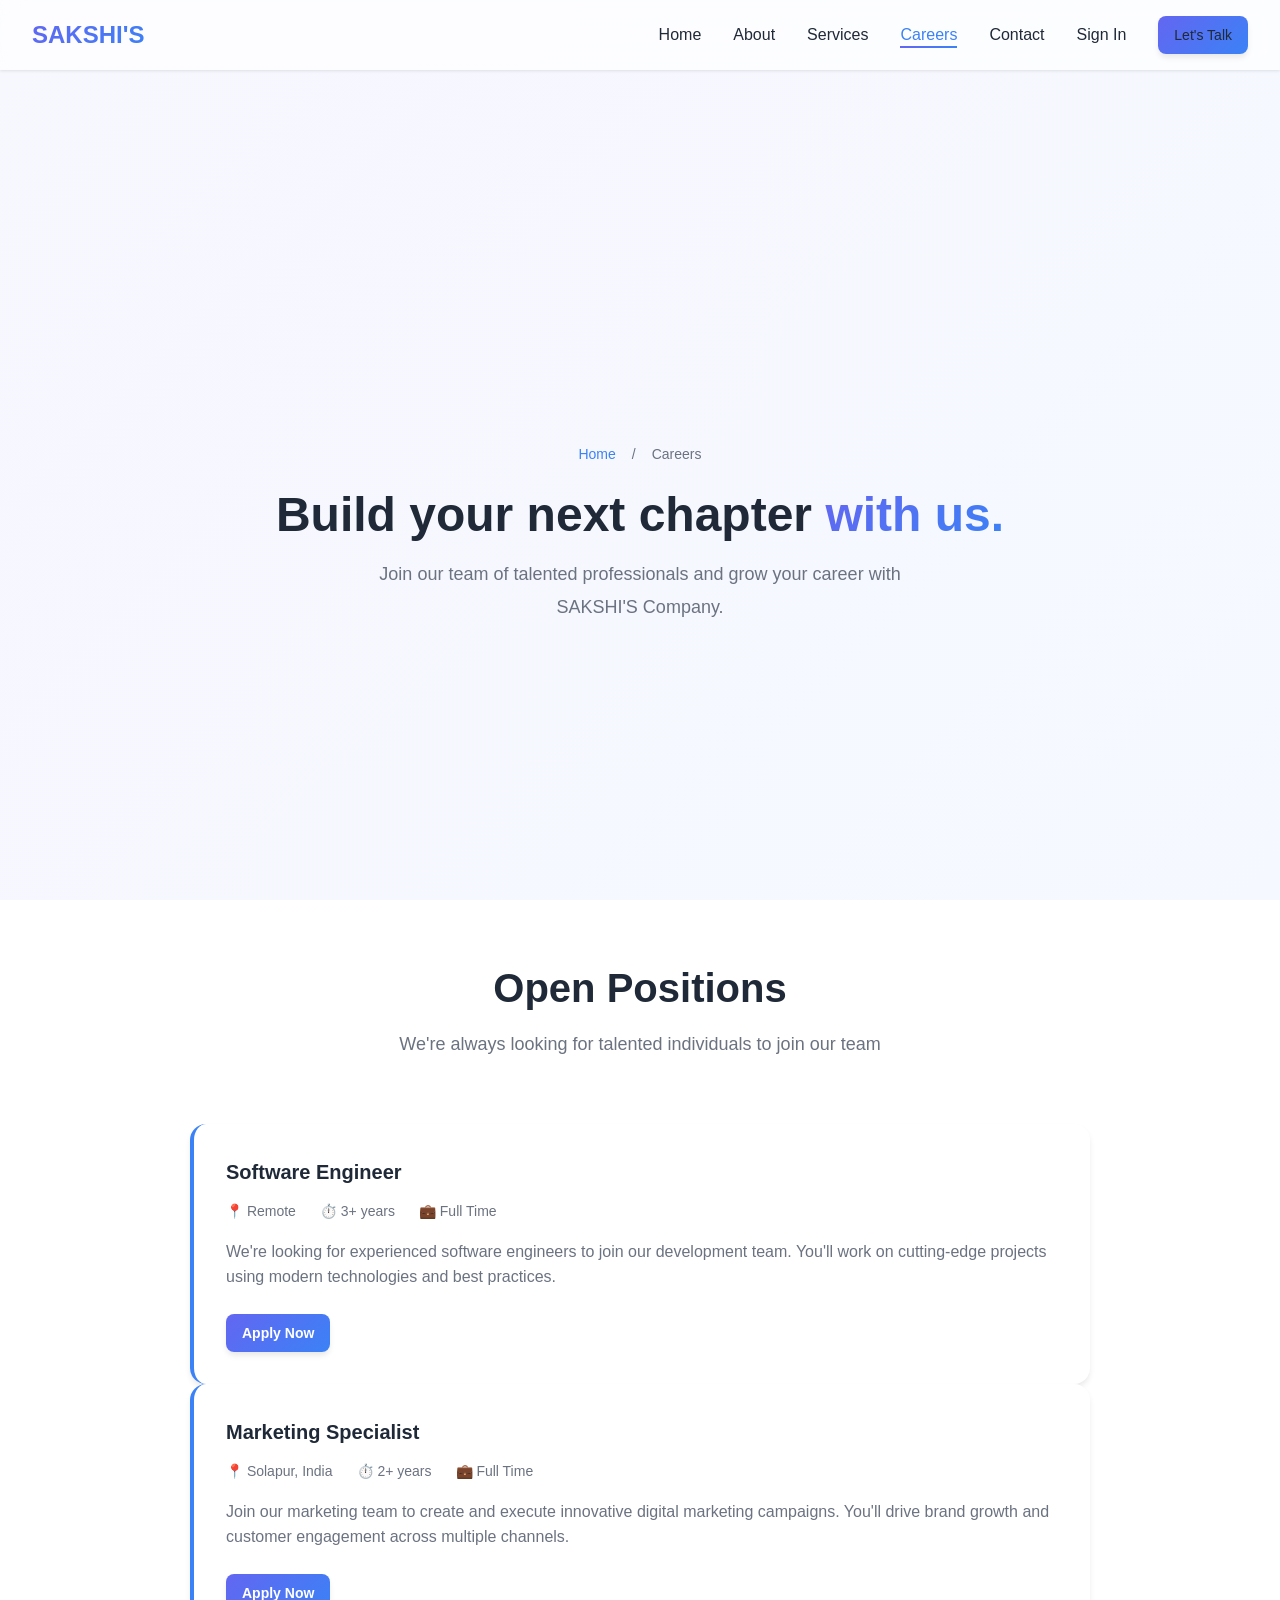
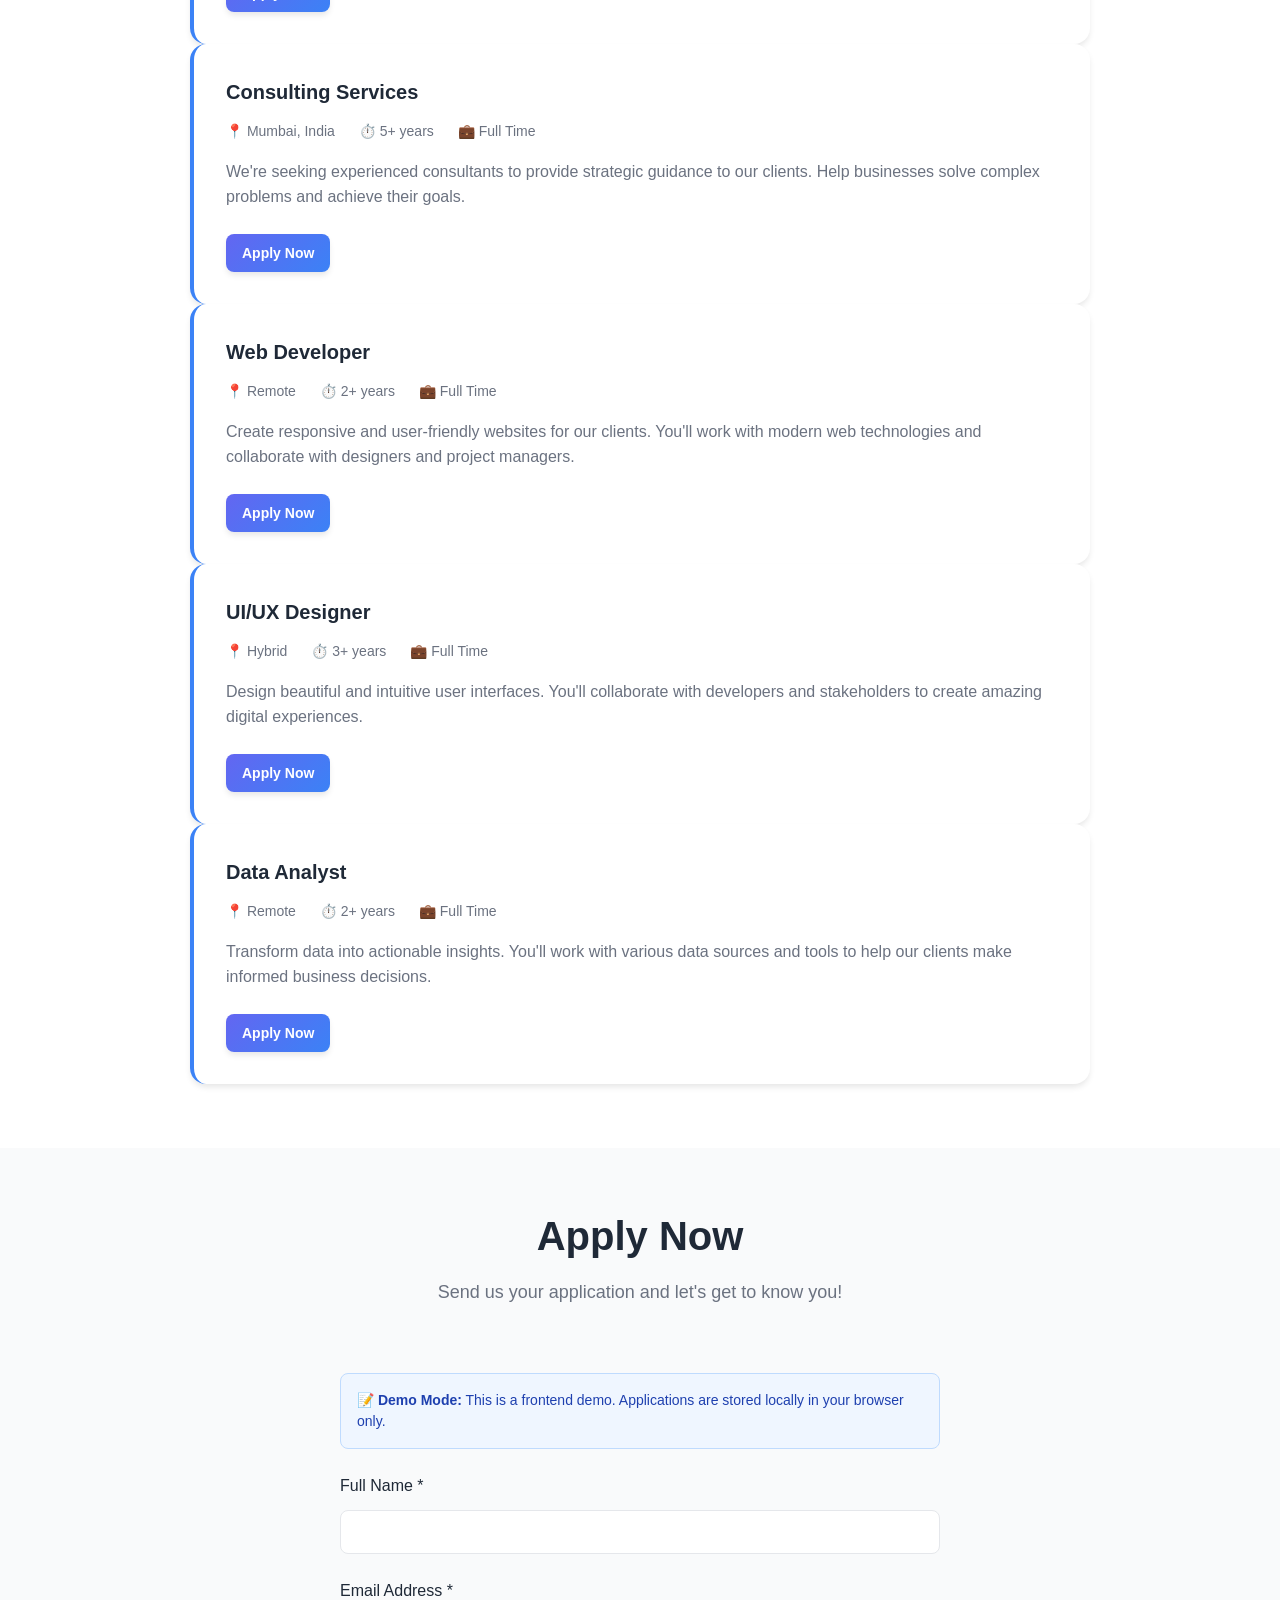
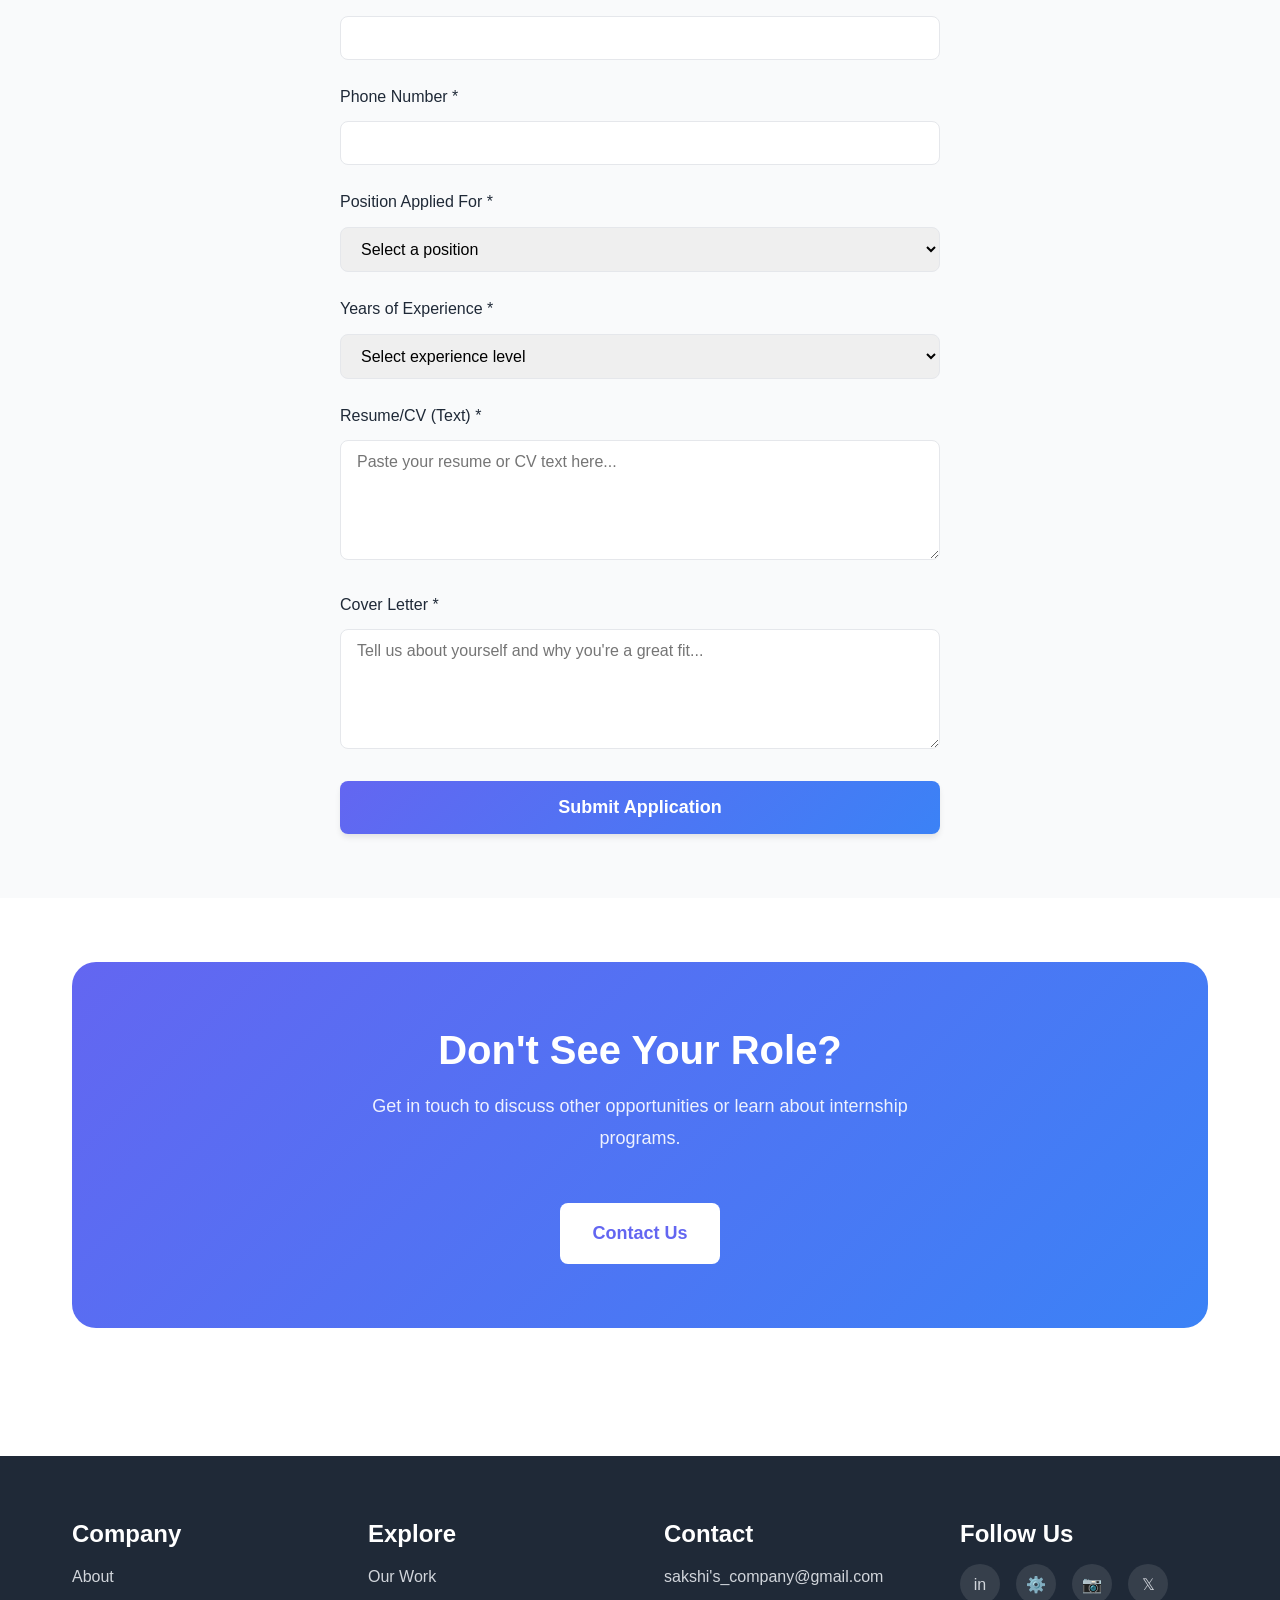
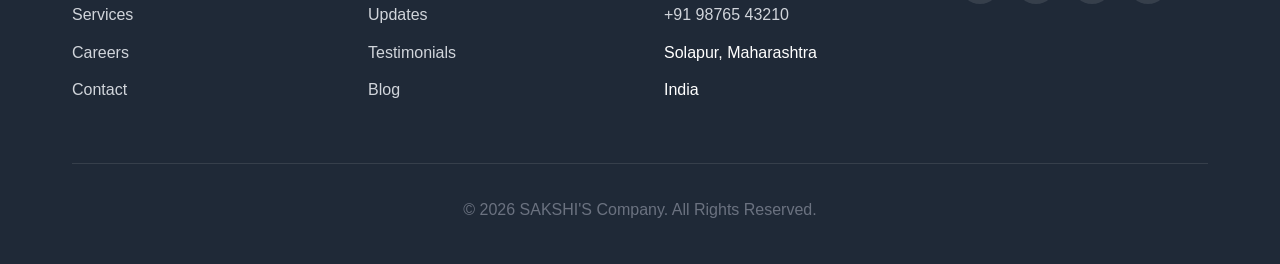
<file: career.html>
<!DOCTYPE html>
<html lang="en">
<head>
  <meta charset="UTF-8">
  <meta name="viewport" content="width=device-width, initial-scale=1.0">
  <meta name="description" content="Careers | SAKSHI'S Company - Join our team of talented professionals.">
  <meta name="keywords" content="careers, jobs, employment, apply">
  <title>Careers | SAKSHI'S Company</title>
  
  <!-- CSS -->
  <link rel="stylesheet" href="css/style.css">
  <link rel="stylesheet" href="css/responsive.css">
</head>
<body>
  <!-- Navigation -->
  <nav class="navbar">
    <div class="navbar-logo">SAKSHI'S</div>
    <ul class="nav-links">
      <li><a href="index.html">Home</a></li>
      <li><a href="About.html">About</a></li>
      <li><a href="Services.html">Services</a></li>
      <li><a href="career.html" class="active">Careers</a></li>
      <li><a href="contact.html">Contact</a></li>
      <li><a href="signin.html">Sign In</a></li>
      <li><a href="contact.html" class="btn btn-primary btn-sm">Let's Talk</a></li>
    </ul>
    <div class="hamburger">
      <span></span>
      <span></span>
      <span></span>
    </div>
  </nav>

  <!-- Hero Section -->
  <section class="hero section" style="background: linear-gradient(135deg, rgba(99, 102, 241, 0.05) 0%, rgba(59, 130, 246, 0.05) 100%);">
    <div class="container" style="text-align: center;">
      <div class="breadcrumb" style="justify-content: center;">
        <a href="index.html">Home</a>
        <span>/</span>
        <span>Careers</span>
      </div>
      <h1 style="font-size: 3rem; margin-bottom: 1rem;">Build your next chapter <span class="gradient-text">with us.</span></h1>
      <p style="font-size: 1.125rem; color: #6B7280; max-width: 600px; margin: 0 auto;">Join our team of talented professionals and grow your career with SAKSHI'S Company.</p>
    </div>
  </section>

  <!-- Job Listings -->
  <section class="section">
    <div class="container">
      <div class="section-header">
        <h2>Open Positions</h2>
        <p>We're always looking for talented individuals to join our team</p>
      </div>
      <div style="max-width: 900px; margin: 0 auto;">
        <div class="job-card" data-reveal>
          <div class="job-header">
            <div class="job-title">Software Engineer</div>
            <div class="job-meta">
              <span>📍 Remote</span>
              <span>⏱️ 3+ years</span>
              <span>💼 Full Time</span>
            </div>
          </div>
          <p class="job-description">We're looking for experienced software engineers to join our development team. You'll work on cutting-edge projects using modern technologies and best practices.</p>
          <a href="#careerForm" class="btn btn-primary btn-sm">Apply Now</a>
        </div>

        <div class="job-card" data-reveal>
          <div class="job-header">
            <div class="job-title">Marketing Specialist</div>
            <div class="job-meta">
              <span>📍 Solapur, India</span>
              <span>⏱️ 2+ years</span>
              <span>💼 Full Time</span>
            </div>
          </div>
          <p class="job-description">Join our marketing team to create and execute innovative digital marketing campaigns. You'll drive brand growth and customer engagement across multiple channels.</p>
          <a href="#careerForm" class="btn btn-primary btn-sm">Apply Now</a>
        </div>

        <div class="job-card" data-reveal>
          <div class="job-header">
            <div class="job-title">Consulting Services</div>
            <div class="job-meta">
              <span>📍 Mumbai, India</span>
              <span>⏱️ 5+ years</span>
              <span>💼 Full Time</span>
            </div>
          </div>
          <p class="job-description">We're seeking experienced consultants to provide strategic guidance to our clients. Help businesses solve complex problems and achieve their goals.</p>
          <a href="#careerForm" class="btn btn-primary btn-sm">Apply Now</a>
        </div>

        <div class="job-card" data-reveal>
          <div class="job-header">
            <div class="job-title">Web Developer</div>
            <div class="job-meta">
              <span>📍 Remote</span>
              <span>⏱️ 2+ years</span>
              <span>💼 Full Time</span>
            </div>
          </div>
          <p class="job-description">Create responsive and user-friendly websites for our clients. You'll work with modern web technologies and collaborate with designers and project managers.</p>
          <a href="#careerForm" class="btn btn-primary btn-sm">Apply Now</a>
        </div>

        <div class="job-card" data-reveal>
          <div class="job-header">
            <div class="job-title">UI/UX Designer</div>
            <div class="job-meta">
              <span>📍 Hybrid</span>
              <span>⏱️ 3+ years</span>
              <span>💼 Full Time</span>
            </div>
          </div>
          <p class="job-description">Design beautiful and intuitive user interfaces. You'll collaborate with developers and stakeholders to create amazing digital experiences.</p>
          <a href="#careerForm" class="btn btn-primary btn-sm">Apply Now</a>
        </div>

        <div class="job-card" data-reveal>
          <div class="job-header">
            <div class="job-title">Data Analyst</div>
            <div class="job-meta">
              <span>📍 Remote</span>
              <span>⏱️ 2+ years</span>
              <span>💼 Full Time</span>
            </div>
          </div>
          <p class="job-description">Transform data into actionable insights. You'll work with various data sources and tools to help our clients make informed business decisions.</p>
          <a href="#careerForm" class="btn btn-primary btn-sm">Apply Now</a>
        </div>
      </div>
    </div>
  </section>

  <!-- Application Form -->
  <section class="section" style="background: #f9fafb;" id="careerForm">
    <div class="container">
      <div class="section-header">
        <h2>Apply Now</h2>
        <p>Send us your application and let's get to know you!</p>
      </div>
      <div style="max-width: 600px; margin: 0 auto;">
        <div class="demo-notice">
          <strong>📝 Demo Mode:</strong> This is a frontend demo. Applications are stored locally in your browser only.
        </div>
        <form id="careerForm">
          <div class="form-group">
            <label for="careerFullName">Full Name *</label>
            <input type="text" id="careerFullName" name="fullName" data-min-length="2" required>
          </div>
          <div class="form-group">
            <label for="careerEmail">Email Address *</label>
            <input type="email" id="careerEmail" name="email" required>
          </div>
          <div class="form-group">
            <label for="careerPhone">Phone Number *</label>
            <input type="tel" id="careerPhone" name="phone" required>
          </div>
          <div class="form-group">
            <label for="careerPosition">Position Applied For *</label>
            <select id="careerPosition" name="position" required>
              <option value="">Select a position</option>
              <option value="Software Engineer">Software Engineer</option>
              <option value="Marketing Specialist">Marketing Specialist</option>
              <option value="Consulting Services">Consulting Services</option>
              <option value="Web Developer">Web Developer</option>
              <option value="UI/UX Designer">UI/UX Designer</option>
              <option value="Data Analyst">Data Analyst</option>
            </select>
          </div>
          <div class="form-group">
            <label for="careerExperience">Years of Experience *</label>
            <select id="careerExperience" name="experience" required>
              <option value="">Select experience level</option>
              <option value="0-2 years">0-2 years</option>
              <option value="2-5 years">2-5 years</option>
              <option value="5-10 years">5-10 years</option>
              <option value="10+ years">10+ years</option>
            </select>
          </div>
          <div class="form-group">
            <label for="careerResume">Resume/CV (Text) *</label>
            <textarea id="careerResume" name="resume" data-min-length="10" placeholder="Paste your resume or CV text here..." required></textarea>
          </div>
          <div class="form-group">
            <label for="careerCoverLetter">Cover Letter *</label>
            <textarea id="careerCoverLetter" name="coverLetter" data-min-length="20" placeholder="Tell us about yourself and why you're a great fit..." required></textarea>
          </div>
          <button type="submit" class="btn btn-primary btn-lg" style="width: 100%;">Submit Application</button>
        </form>
      </div>
    </div>
  </section>

  <!-- CTA Section -->
  <section class="section">
    <div class="container">
      <div class="cta-section">
        <h2>Don't See Your Role?</h2>
        <p>Get in touch to discuss other opportunities or learn about internship programs.</p>
        <a href="contact.html" class="btn btn-lg" style="background: white; color: #6366F1; font-weight: 700; margin-top: 1rem;">Contact Us</a>
      </div>
    </div>
  </section>

  <!-- Footer -->
  <footer>
    <div class="container">
      <div class="footer-content">
        <div class="footer-section">
          <h4>Company</h4>
          <ul>
            <li><a href="About.html">About</a></li>
            <li><a href="Services.html">Services</a></li>
            <li><a href="career.html">Careers</a></li>
            <li><a href="contact.html">Contact</a></li>
          </ul>
        </div>
        <div class="footer-section">
          <h4>Explore</h4>
          <ul>
            <li><a href="#">Our Work</a></li>
            <li><a href="#">Updates</a></li>
            <li><a href="#">Testimonials</a></li>
            <li><a href="#">Blog</a></li>
          </ul>
        </div>
        <div class="footer-section">
          <h4>Contact</h4>
          <ul>
            <li><a href="mailto:sakshi's_company@gmail.com">sakshi's_company@gmail.com</a></li>
            <li><a href="tel:+919876543210">+91 98765 43210</a></li>
            <li>Solapur, Maharashtra</li>
            <li>India</li>
          </ul>
        </div>
        <div class="footer-section">
          <h4>Follow Us</h4>
          <div class="social-links">
            <a href="#" title="LinkedIn">in</a>
            <a href="#" title="GitHub">⚙️</a>
            <a href="#" title="Instagram">📷</a>
            <a href="#" title="Twitter">𝕏</a>
          </div>
        </div>
      </div>
      <div class="footer-bottom">
        <p>&copy; <span data-year>2026</span> SAKSHI'S Company. All Rights Reserved.</p>
      </div>
    </div>
  </footer>

  <!-- Scroll to Top Button -->
  <button class="scroll-to-top">↑</button>

  <!-- JavaScript -->
  <script src="js/main.js"></script>
  <script src="js/contact.js"></script>
  <script src="js/animations.js"></script>
</body>
</html>
</file>
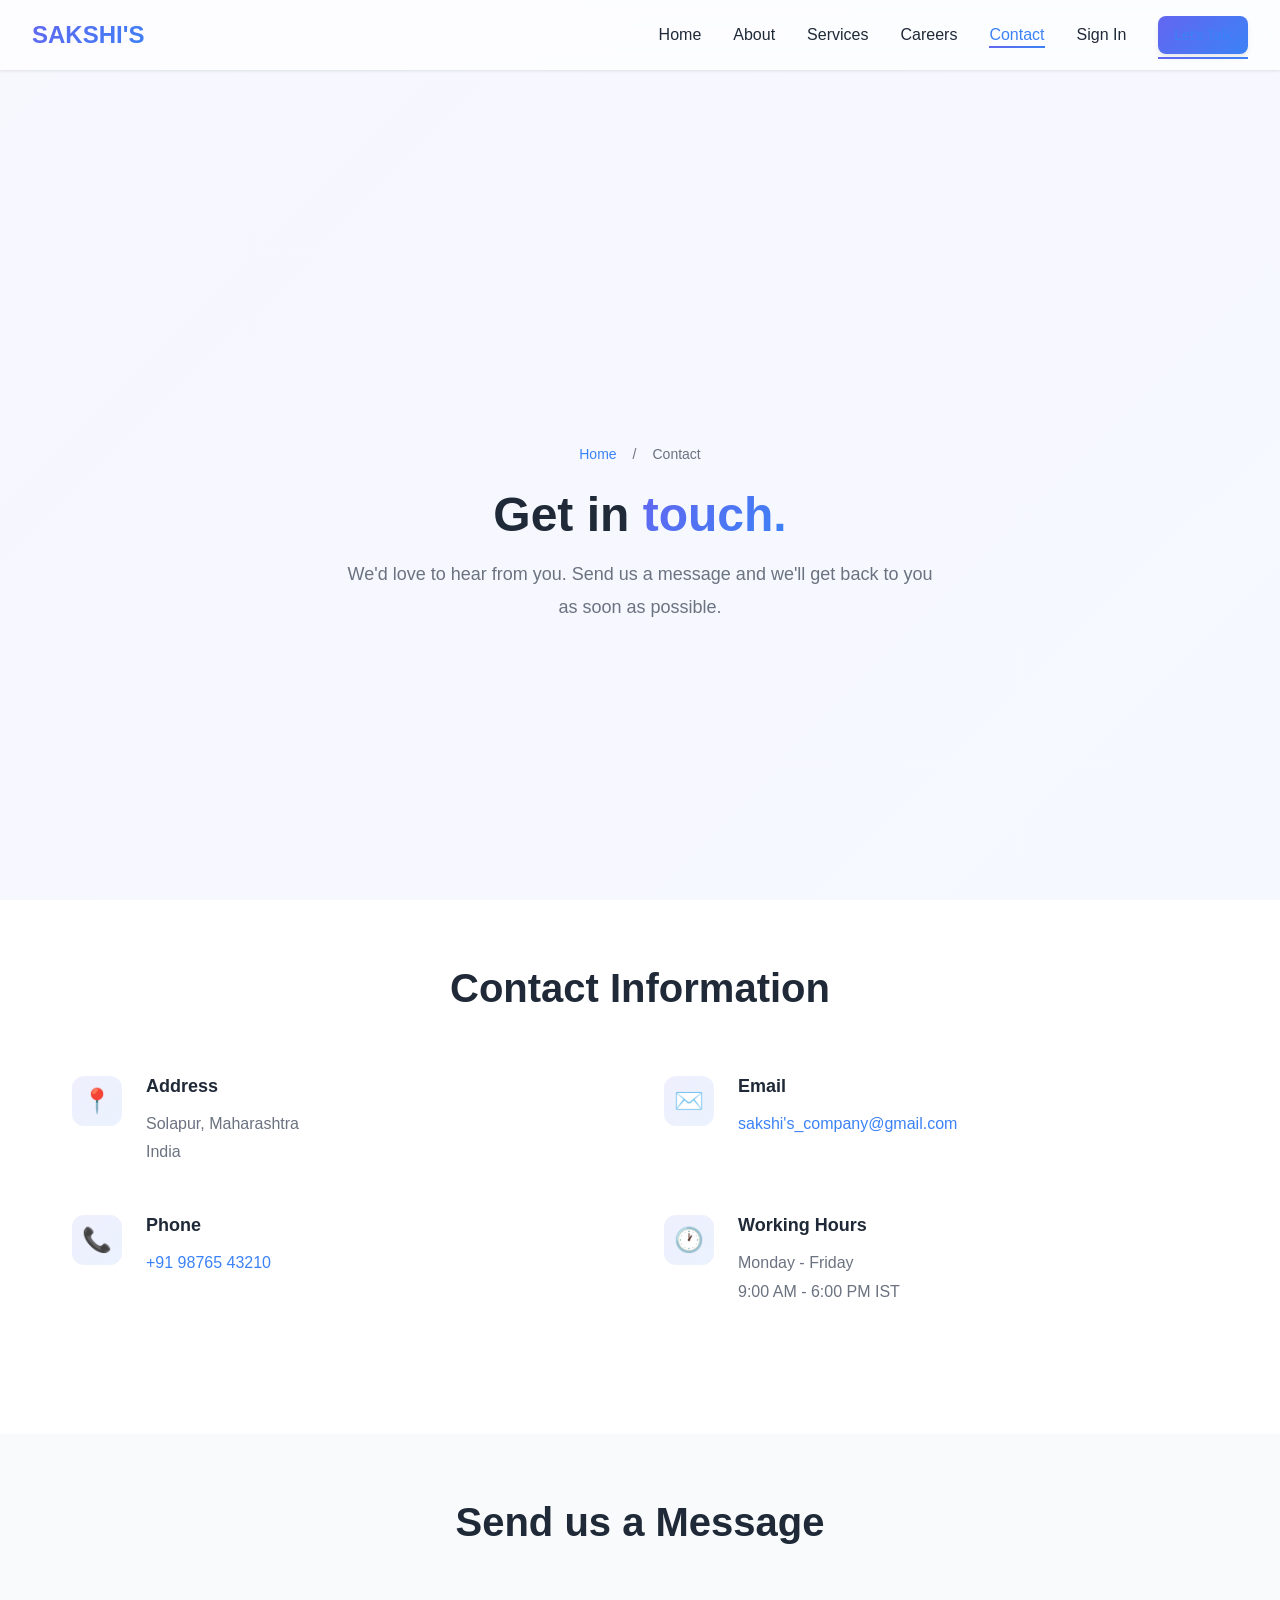
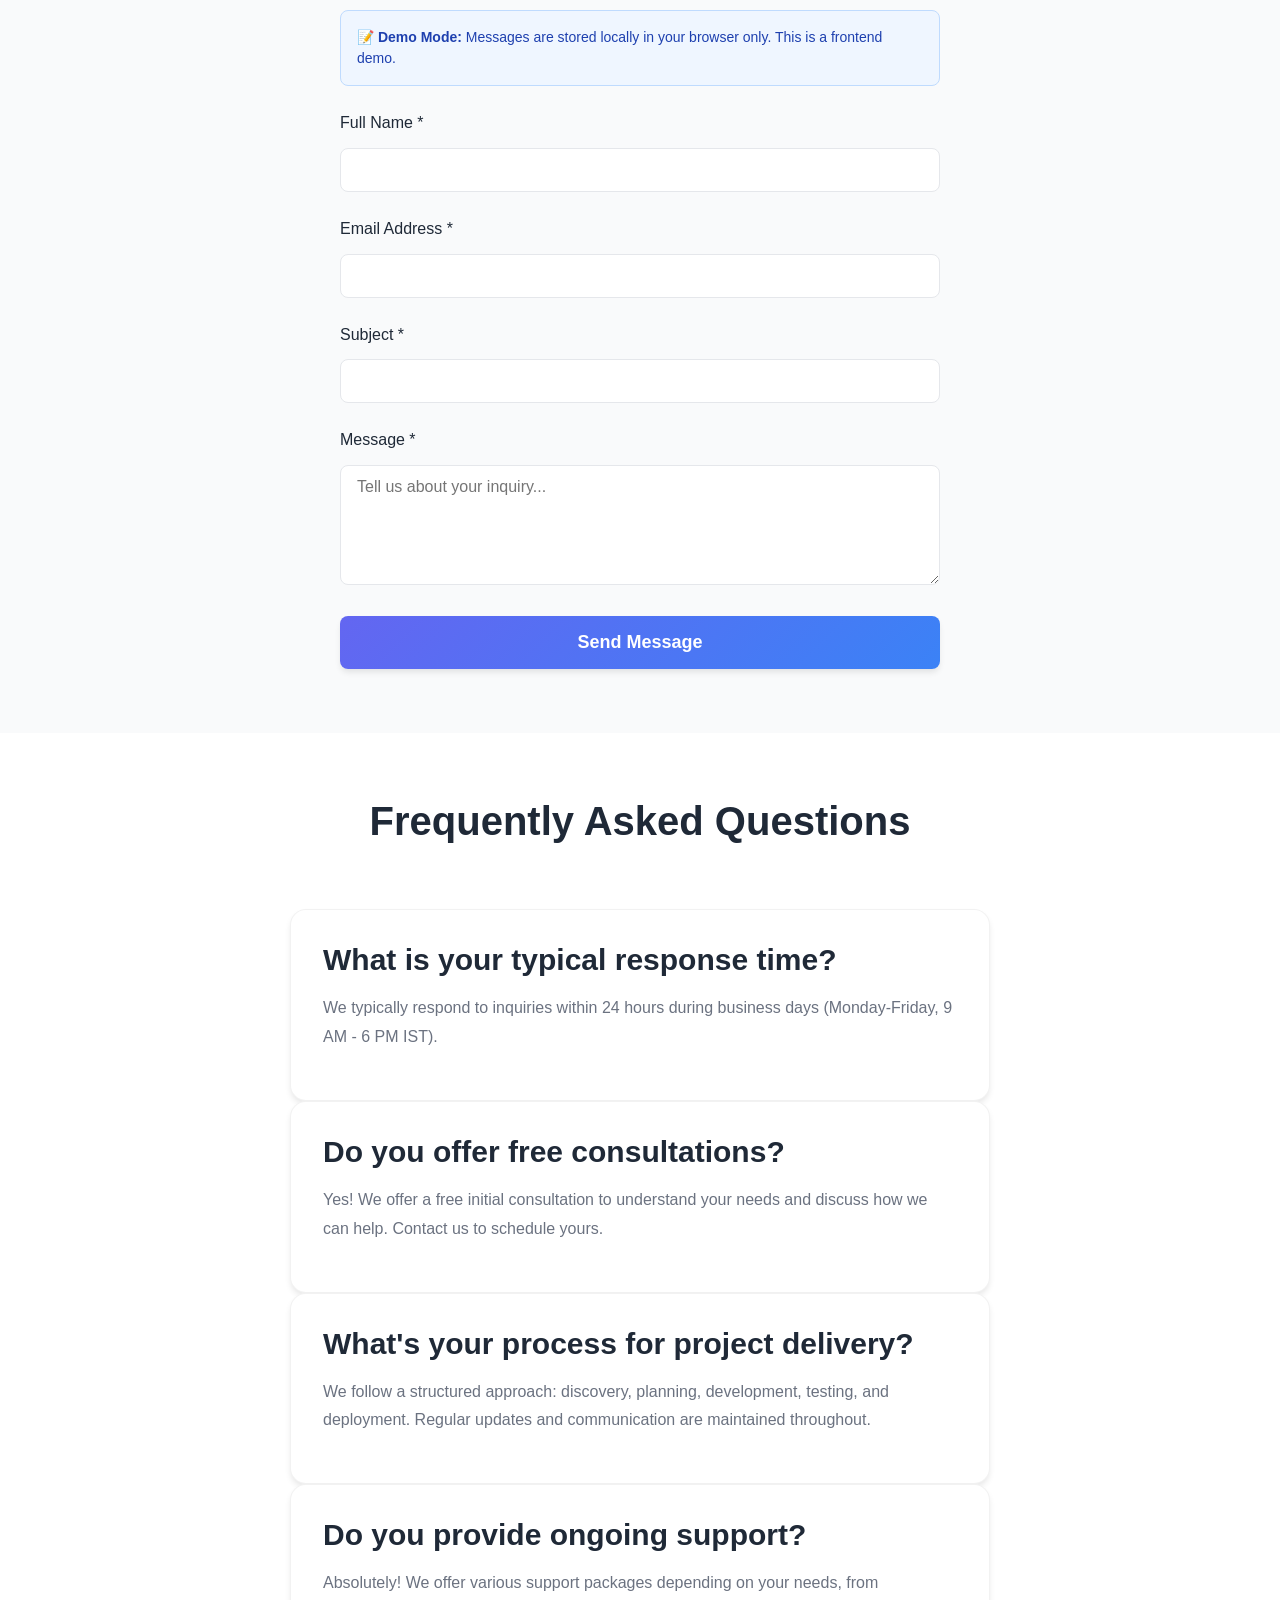
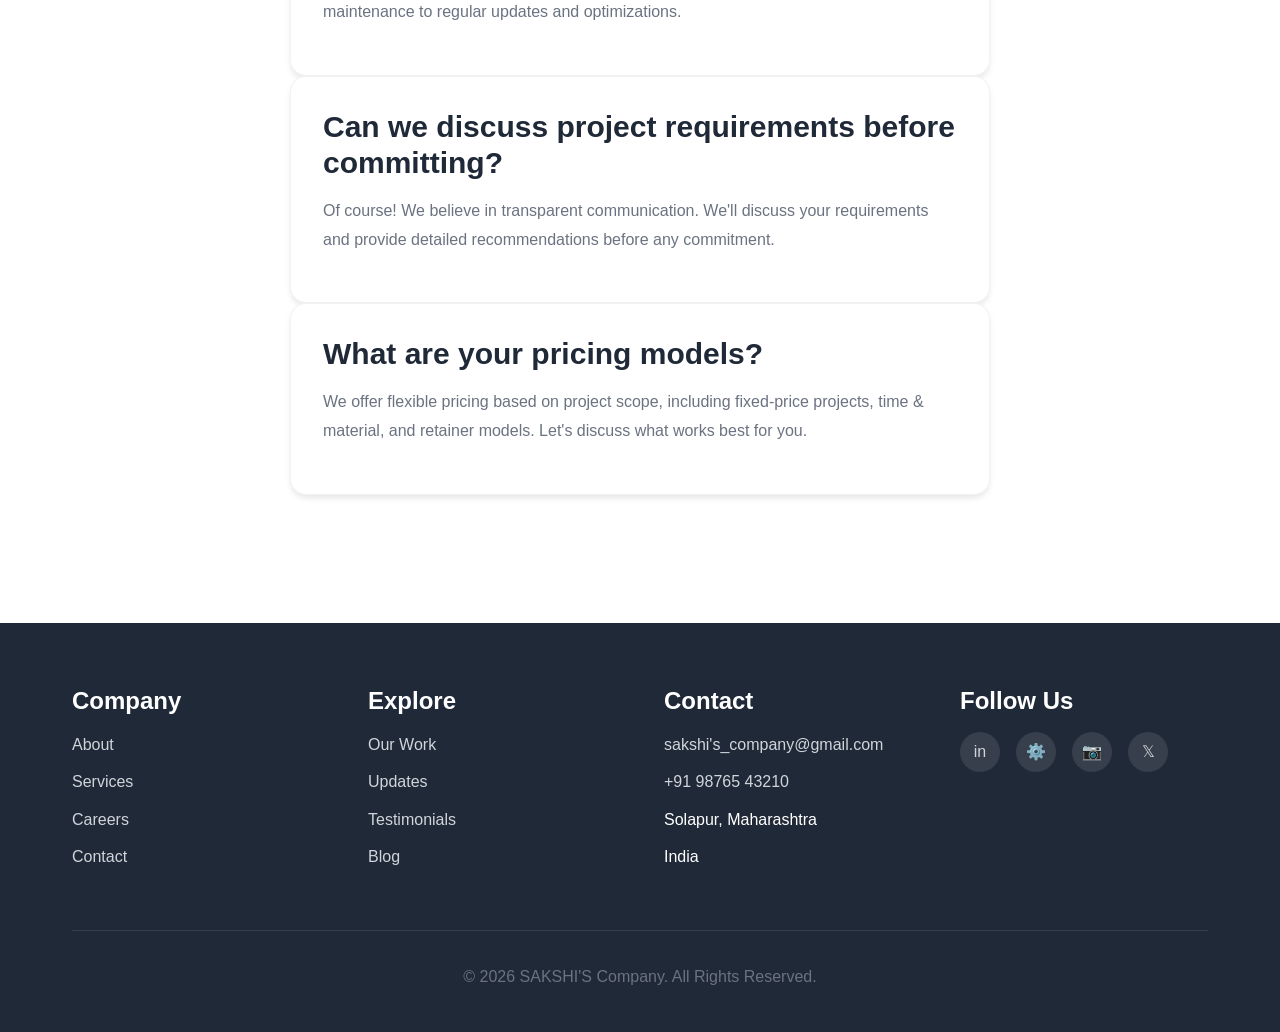
<file: contact.html>
<!DOCTYPE html>
<html lang="en">
<head>
  <meta charset="UTF-8">
  <meta name="viewport" content="width=device-width, initial-scale=1.0">
  <meta name="description" content="Contact SAKSHI'S Company - Get in touch with our team.">
  <meta name="keywords" content="contact, email, phone, support">
  <title>Contact Us | SAKSHI'S Company</title>
  
  <!-- CSS -->
  <link rel="stylesheet" href="css/style.css">
  <link rel="stylesheet" href="css/responsive.css">
</head>
<body>
  <!-- Navigation -->
  <nav class="navbar">
    <div class="navbar-logo">SAKSHI'S</div>
    <ul class="nav-links">
      <li><a href="index.html">Home</a></li>
      <li><a href="About.html">About</a></li>
      <li><a href="Services.html">Services</a></li>
      <li><a href="career.html">Careers</a></li>
      <li><a href="contact.html" class="active">Contact</a></li>
      <li><a href="signin.html">Sign In</a></li>
      <li><a href="contact.html" class="btn btn-primary btn-sm">Let's Talk</a></li>
    </ul>
    <div class="hamburger">
      <span></span>
      <span></span>
      <span></span>
    </div>
  </nav>

  <!-- Hero Section -->
  <section class="hero section" style="background: linear-gradient(135deg, rgba(99, 102, 241, 0.05) 0%, rgba(59, 130, 246, 0.05) 100%);">
    <div class="container" style="text-align: center;">
      <div class="breadcrumb" style="justify-content: center;">
        <a href="index.html">Home</a>
        <span>/</span>
        <span>Contact</span>
      </div>
      <h1 style="font-size: 3rem; margin-bottom: 1rem;">Get in <span class="gradient-text">touch.</span></h1>
      <p style="font-size: 1.125rem; color: #6B7280; max-width: 600px; margin: 0 auto;">We'd love to hear from you. Send us a message and we'll get back to you as soon as possible.</p>
    </div>
  </section>

  <!-- Contact Information -->
  <section class="section">
    <div class="container">
      <div class="section-header">
        <h2>Contact Information</h2>
      </div>
      <div class="contact-info-grid">
        <div class="contact-info-item" data-reveal>
          <div class="contact-info-icon">📍</div>
          <div class="contact-info-content">
            <h3>Address</h3>
            <p>Solapur, Maharashtra<br>India</p>
          </div>
        </div>
        <div class="contact-info-item" data-reveal>
          <div class="contact-info-icon">✉️</div>
          <div class="contact-info-content">
            <h3>Email</h3>
            <p><a href="mailto:sakshi's_company@gmail.com">sakshi's_company@gmail.com</a></p>
          </div>
        </div>
        <div class="contact-info-item" data-reveal>
          <div class="contact-info-icon">📞</div>
          <div class="contact-info-content">
            <h3>Phone</h3>
            <p><a href="tel:+919876543210">+91 98765 43210</a></p>
          </div>
        </div>
        <div class="contact-info-item" data-reveal>
          <div class="contact-info-icon">🕐</div>
          <div class="contact-info-content">
            <h3>Working Hours</h3>
            <p>Monday - Friday<br>9:00 AM - 6:00 PM IST</p>
          </div>
        </div>
      </div>
    </div>
  </section>

  <!-- Contact Form -->
  <section class="section" style="background: #f9fafb;">
    <div class="container">
      <div class="section-header">
        <h2>Send us a Message</h2>
      </div>
      <div style="max-width: 600px; margin: 0 auto;">
        <div class="demo-notice">
          <strong>📝 Demo Mode:</strong> Messages are stored locally in your browser only. This is a frontend demo.
        </div>
        <form id="contactForm">
          <div class="form-group">
            <label for="contactName">Full Name *</label>
            <input type="text" id="contactName" name="name" data-min-length="2" required>
          </div>
          <div class="form-group">
            <label for="contactEmail">Email Address *</label>
            <input type="email" id="contactEmail" name="email" required>
          </div>
          <div class="form-group">
            <label for="contactSubject">Subject *</label>
            <input type="text" id="contactSubject" name="subject" data-min-length="3" required>
          </div>
          <div class="form-group">
            <label for="contactMessage">Message *</label>
            <textarea id="contactMessage" name="message" data-min-length="10" placeholder="Tell us about your inquiry..." required></textarea>
          </div>
          <button type="submit" class="btn btn-primary btn-lg" style="width: 100%;">Send Message</button>
        </form>
      </div>
    </div>
  </section>

  <!-- FAQ Section -->
  <section class="section">
    <div class="container">
      <div class="section-header">
        <h2>Frequently Asked Questions</h2>
      </div>
      <div style="max-width: 700px; margin: 0 auto;">
        <div class="card" data-reveal>
          <h3>What is your typical response time?</h3>
          <p>We typically respond to inquiries within 24 hours during business days (Monday-Friday, 9 AM - 6 PM IST).</p>
        </div>
        <div class="card" data-reveal>
          <h3>Do you offer free consultations?</h3>
          <p>Yes! We offer a free initial consultation to understand your needs and discuss how we can help. Contact us to schedule yours.</p>
        </div>
        <div class="card" data-reveal>
          <h3>What's your process for project delivery?</h3>
          <p>We follow a structured approach: discovery, planning, development, testing, and deployment. Regular updates and communication are maintained throughout.</p>
        </div>
        <div class="card" data-reveal>
          <h3>Do you provide ongoing support?</h3>
          <p>Absolutely! We offer various support packages depending on your needs, from maintenance to regular updates and optimizations.</p>
        </div>
        <div class="card" data-reveal>
          <h3>Can we discuss project requirements before committing?</h3>
          <p>Of course! We believe in transparent communication. We'll discuss your requirements and provide detailed recommendations before any commitment.</p>
        </div>
        <div class="card" data-reveal>
          <h3>What are your pricing models?</h3>
          <p>We offer flexible pricing based on project scope, including fixed-price projects, time & material, and retainer models. Let's discuss what works best for you.</p>
        </div>
      </div>
    </div>
  </section>

  <!-- Footer -->
  <footer>
    <div class="container">
      <div class="footer-content">
        <div class="footer-section">
          <h4>Company</h4>
          <ul>
            <li><a href="About.html">About</a></li>
            <li><a href="Services.html">Services</a></li>
            <li><a href="career.html">Careers</a></li>
            <li><a href="contact.html">Contact</a></li>
          </ul>
        </div>
        <div class="footer-section">
          <h4>Explore</h4>
          <ul>
            <li><a href="#">Our Work</a></li>
            <li><a href="#">Updates</a></li>
            <li><a href="#">Testimonials</a></li>
            <li><a href="#">Blog</a></li>
          </ul>
        </div>
        <div class="footer-section">
          <h4>Contact</h4>
          <ul>
            <li><a href="mailto:sakshi's_company@gmail.com">sakshi's_company@gmail.com</a></li>
            <li><a href="tel:+919876543210">+91 98765 43210</a></li>
            <li>Solapur, Maharashtra</li>
            <li>India</li>
          </ul>
        </div>
        <div class="footer-section">
          <h4>Follow Us</h4>
          <div class="social-links">
            <a href="#" title="LinkedIn">in</a>
            <a href="#" title="GitHub">⚙️</a>
            <a href="#" title="Instagram">📷</a>
            <a href="#" title="Twitter">𝕏</a>
          </div>
        </div>
      </div>
      <div class="footer-bottom">
        <p>&copy; <span data-year>2026</span> SAKSHI'S Company. All Rights Reserved.</p>
      </div>
    </div>
  </footer>

  <!-- Scroll to Top Button -->
  <button class="scroll-to-top">↑</button>

  <!-- JavaScript -->
  <script src="js/main.js"></script>
  <script src="js/contact.js"></script>
  <script src="js/animations.js"></script>
</body>
</html>
</file>
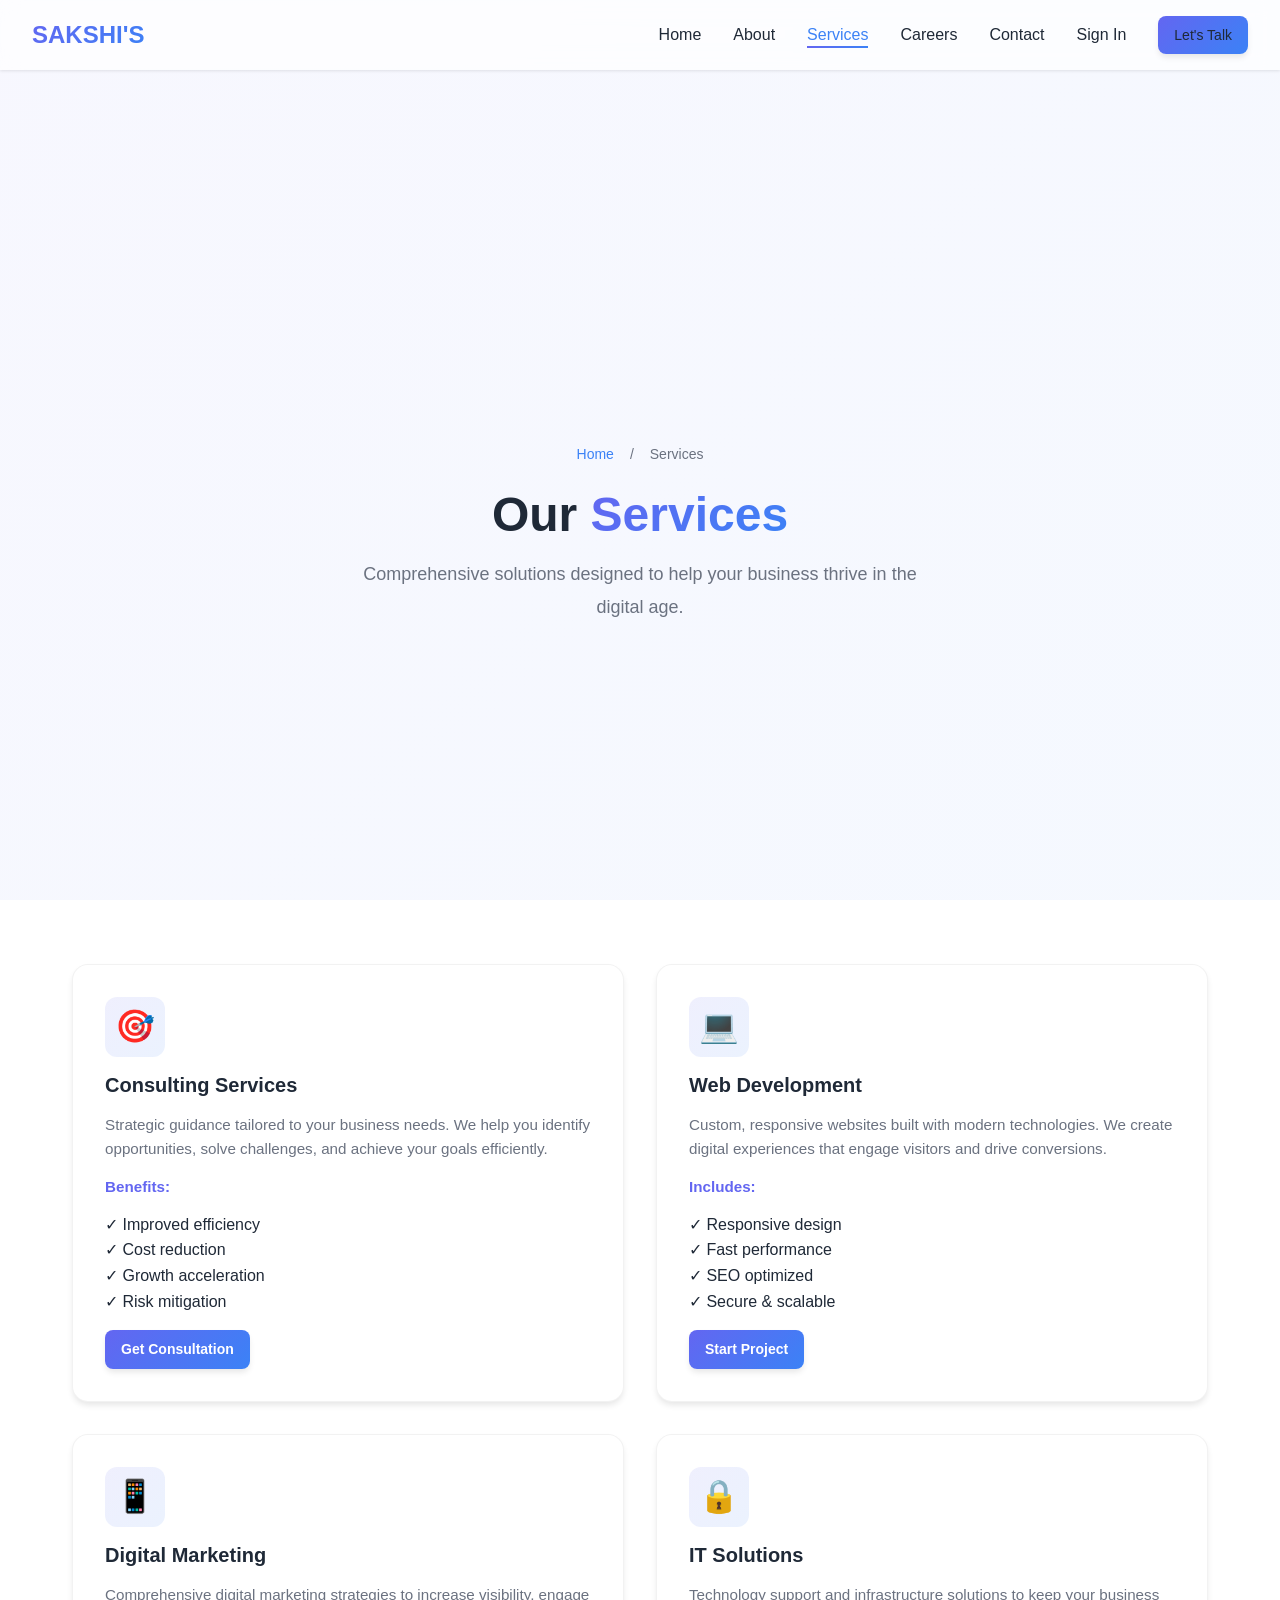
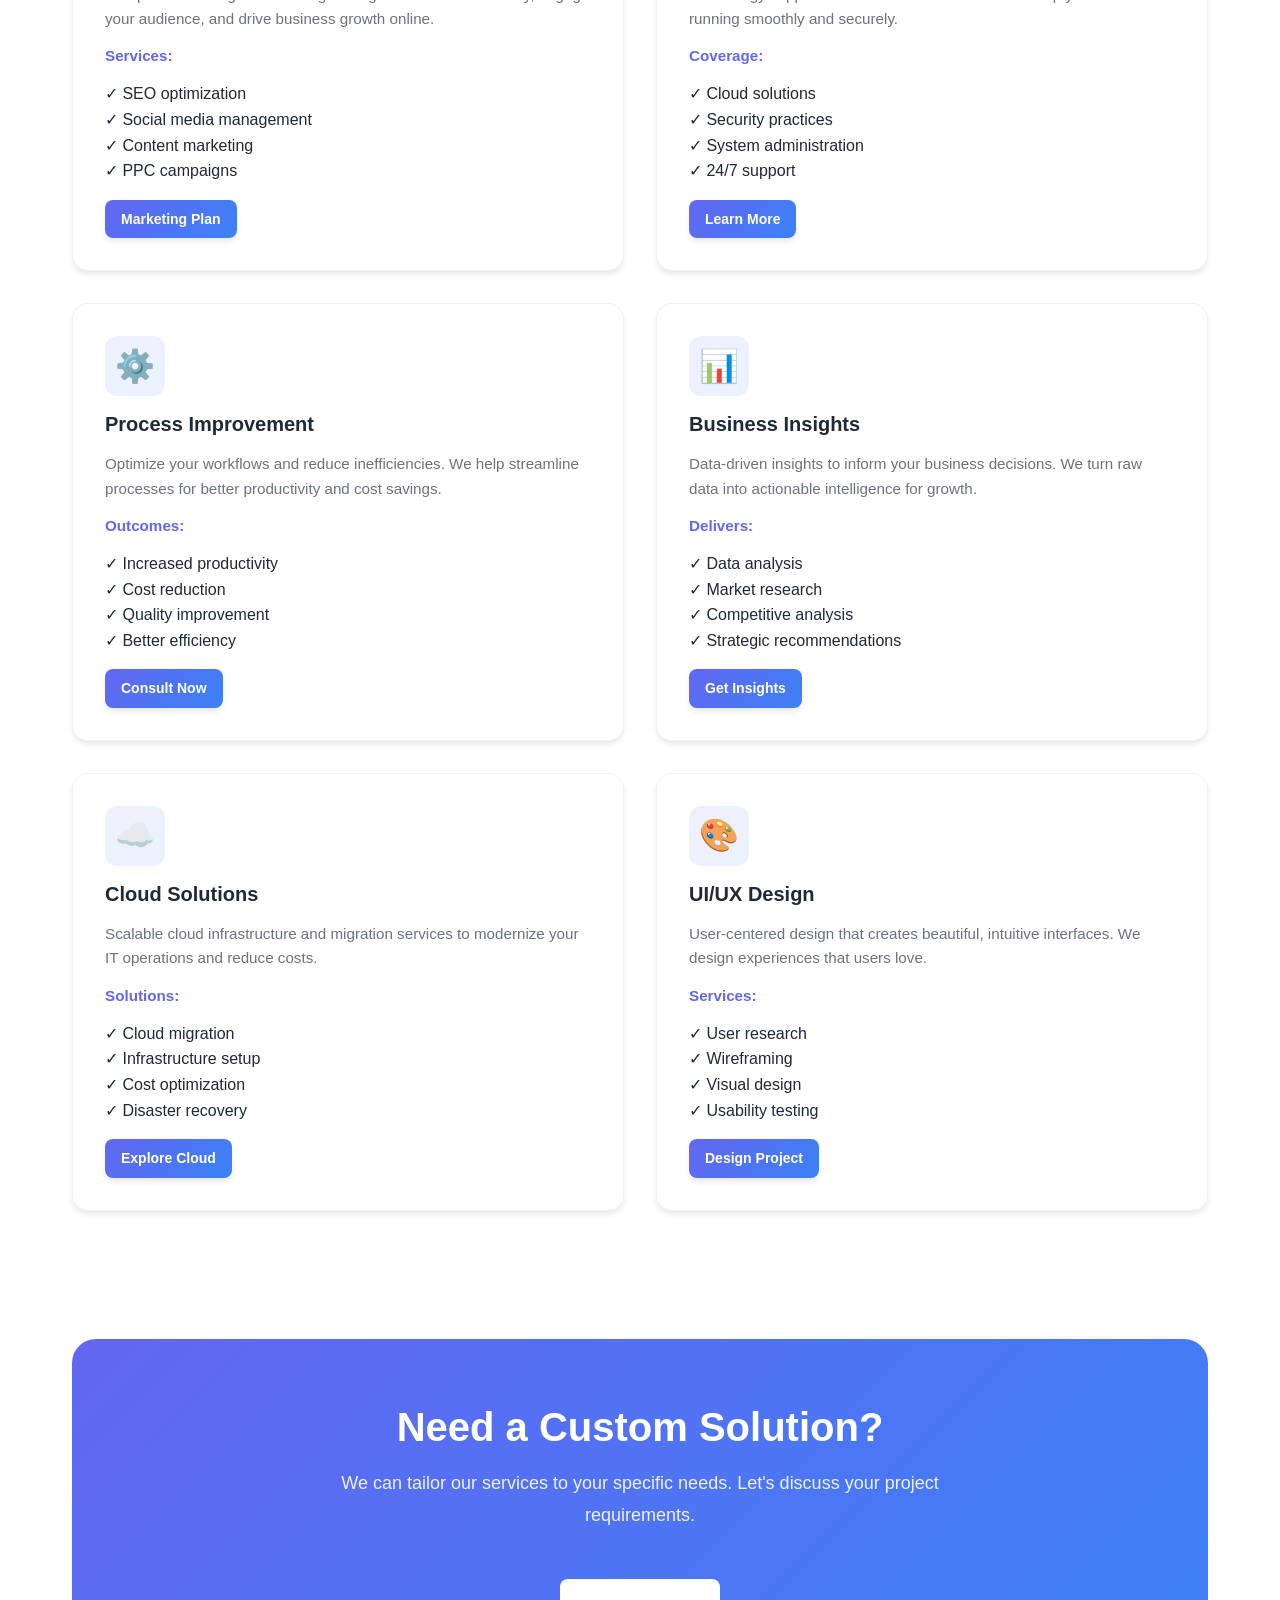
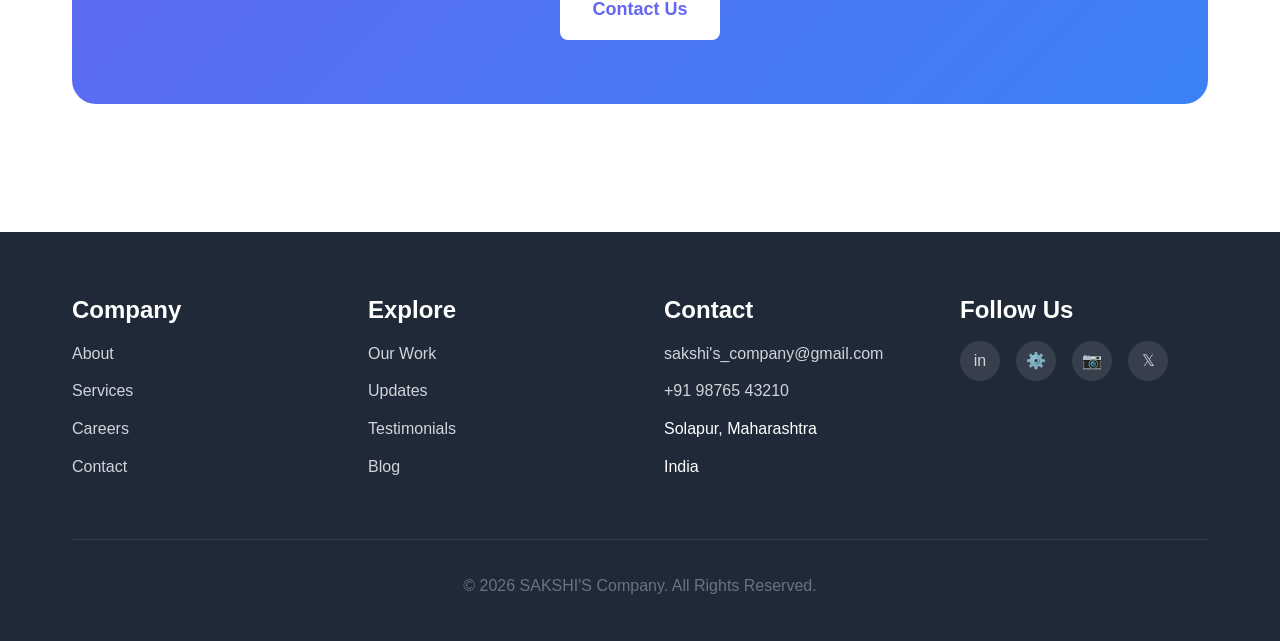
<file: Services.html>
<!DOCTYPE html>
<html lang="en">
<head>
  <meta charset="UTF-8">
  <meta name="viewport" content="width=device-width, initial-scale=1.0">
  <meta name="description" content="Services | SAKSHI'S Company - Consulting, Web Development, Digital Marketing, IT Solutions and more.">
  <meta name="keywords" content="services, consulting, development, marketing, IT solutions">
  <title>Our Services | SAKSHI'S Company</title>
  
  <!-- CSS -->
  <link rel="stylesheet" href="css/style.css">
  <link rel="stylesheet" href="css/responsive.css">
</head>
<body>
  <!-- Navigation -->
  <nav class="navbar">
    <div class="navbar-logo">SAKSHI'S</div>
    <ul class="nav-links">
      <li><a href="index.html">Home</a></li>
      <li><a href="About.html">About</a></li>
      <li><a href="Services.html" class="active">Services</a></li>
      <li><a href="career.html">Careers</a></li>
      <li><a href="contact.html">Contact</a></li>
      <li><a href="signin.html">Sign In</a></li>
      <li><a href="contact.html" class="btn btn-primary btn-sm">Let's Talk</a></li>
    </ul>
    <div class="hamburger">
      <span></span>
      <span></span>
      <span></span>
    </div>
  </nav>

  <!-- Hero Section -->
  <section class="hero section" style="background: linear-gradient(135deg, rgba(99, 102, 241, 0.05) 0%, rgba(59, 130, 246, 0.05) 100%);">
    <div class="container" style="text-align: center;">
      <div class="breadcrumb" style="justify-content: center;">
        <a href="index.html">Home</a>
        <span>/</span>
        <span>Services</span>
      </div>
      <h1 style="font-size: 3rem; margin-bottom: 1rem;">Our <span class="gradient-text">Services</span></h1>
      <p style="font-size: 1.125rem; color: #6B7280; max-width: 600px; margin: 0 auto;">Comprehensive solutions designed to help your business thrive in the digital age.</p>
    </div>
  </section>

  <!-- Services Grid -->
  <section class="section">
    <div class="container">
      <div class="grid grid-2" style="gap: 2rem;">
        <div class="card" data-reveal>
          <div class="card-icon">🎯</div>
          <h3 class="card-title">Consulting Services</h3>
          <p class="card-text">Strategic guidance tailored to your business needs. We help you identify opportunities, solve challenges, and achieve your goals efficiently.</p>
          <h4 style="margin-top: 1rem; font-size: 0.95rem; color: #6366F1;">Benefits:</h4>
          <ul style="list-style: none; padding: 0;">
            <li>✓ Improved efficiency</li>
            <li>✓ Cost reduction</li>
            <li>✓ Growth acceleration</li>
            <li>✓ Risk mitigation</li>
          </ul>
          <a href="contact.html" class="btn btn-primary btn-sm" style="margin-top: 1rem;">Get Consultation</a>
        </div>

        <div class="card" data-reveal>
          <div class="card-icon">💻</div>
          <h3 class="card-title">Web Development</h3>
          <p class="card-text">Custom, responsive websites built with modern technologies. We create digital experiences that engage visitors and drive conversions.</p>
          <h4 style="margin-top: 1rem; font-size: 0.95rem; color: #6366F1;">Includes:</h4>
          <ul style="list-style: none; padding: 0;">
            <li>✓ Responsive design</li>
            <li>✓ Fast performance</li>
            <li>✓ SEO optimized</li>
            <li>✓ Secure & scalable</li>
          </ul>
          <a href="contact.html" class="btn btn-primary btn-sm" style="margin-top: 1rem;">Start Project</a>
        </div>

        <div class="card" data-reveal>
          <div class="card-icon">📱</div>
          <h3 class="card-title">Digital Marketing</h3>
          <p class="card-text">Comprehensive digital marketing strategies to increase visibility, engage your audience, and drive business growth online.</p>
          <h4 style="margin-top: 1rem; font-size: 0.95rem; color: #6366F1;">Services:</h4>
          <ul style="list-style: none; padding: 0;">
            <li>✓ SEO optimization</li>
            <li>✓ Social media management</li>
            <li>✓ Content marketing</li>
            <li>✓ PPC campaigns</li>
          </ul>
          <a href="contact.html" class="btn btn-primary btn-sm" style="margin-top: 1rem;">Marketing Plan</a>
        </div>

        <div class="card" data-reveal>
          <div class="card-icon">🔒</div>
          <h3 class="card-title">IT Solutions</h3>
          <p class="card-text">Technology support and infrastructure solutions to keep your business running smoothly and securely.</p>
          <h4 style="margin-top: 1rem; font-size: 0.95rem; color: #6366F1;">Coverage:</h4>
          <ul style="list-style: none; padding: 0;">
            <li>✓ Cloud solutions</li>
            <li>✓ Security practices</li>
            <li>✓ System administration</li>
            <li>✓ 24/7 support</li>
          </ul>
          <a href="contact.html" class="btn btn-primary btn-sm" style="margin-top: 1rem;">Learn More</a>
        </div>

        <div class="card" data-reveal>
          <div class="card-icon">⚙️</div>
          <h3 class="card-title">Process Improvement</h3>
          <p class="card-text">Optimize your workflows and reduce inefficiencies. We help streamline processes for better productivity and cost savings.</p>
          <h4 style="margin-top: 1rem; font-size: 0.95rem; color: #6366F1;">Outcomes:</h4>
          <ul style="list-style: none; padding: 0;">
            <li>✓ Increased productivity</li>
            <li>✓ Cost reduction</li>
            <li>✓ Quality improvement</li>
            <li>✓ Better efficiency</li>
          </ul>
          <a href="contact.html" class="btn btn-primary btn-sm" style="margin-top: 1rem;">Consult Now</a>
        </div>

        <div class="card" data-reveal>
          <div class="card-icon">📊</div>
          <h3 class="card-title">Business Insights</h3>
          <p class="card-text">Data-driven insights to inform your business decisions. We turn raw data into actionable intelligence for growth.</p>
          <h4 style="margin-top: 1rem; font-size: 0.95rem; color: #6366F1;">Delivers:</h4>
          <ul style="list-style: none; padding: 0;">
            <li>✓ Data analysis</li>
            <li>✓ Market research</li>
            <li>✓ Competitive analysis</li>
            <li>✓ Strategic recommendations</li>
          </ul>
          <a href="contact.html" class="btn btn-primary btn-sm" style="margin-top: 1rem;">Get Insights</a>
        </div>

        <div class="card" data-reveal>
          <div class="card-icon">☁️</div>
          <h3 class="card-title">Cloud Solutions</h3>
          <p class="card-text">Scalable cloud infrastructure and migration services to modernize your IT operations and reduce costs.</p>
          <h4 style="margin-top: 1rem; font-size: 0.95rem; color: #6366F1;">Solutions:</h4>
          <ul style="list-style: none; padding: 0;">
            <li>✓ Cloud migration</li>
            <li>✓ Infrastructure setup</li>
            <li>✓ Cost optimization</li>
            <li>✓ Disaster recovery</li>
          </ul>
          <a href="contact.html" class="btn btn-primary btn-sm" style="margin-top: 1rem;">Explore Cloud</a>
        </div>

        <div class="card" data-reveal>
          <div class="card-icon">🎨</div>
          <h3 class="card-title">UI/UX Design</h3>
          <p class="card-text">User-centered design that creates beautiful, intuitive interfaces. We design experiences that users love.</p>
          <h4 style="margin-top: 1rem; font-size: 0.95rem; color: #6366F1;">Services:</h4>
          <ul style="list-style: none; padding: 0;">
            <li>✓ User research</li>
            <li>✓ Wireframing</li>
            <li>✓ Visual design</li>
            <li>✓ Usability testing</li>
          </ul>
          <a href="contact.html" class="btn btn-primary btn-sm" style="margin-top: 1rem;">Design Project</a>
        </div>
      </div>
    </div>
  </section>

  <!-- CTA Section -->
  <section class="section">
    <div class="container">
      <div class="cta-section">
        <h2>Need a Custom Solution?</h2>
        <p>We can tailor our services to your specific needs. Let's discuss your project requirements.</p>
        <a href="contact.html" class="btn btn-lg" style="background: white; color: #6366F1; font-weight: 700; margin-top: 1rem;">Contact Us</a>
      </div>
    </div>
  </section>

  <!-- Footer -->
  <footer>
    <div class="container">
      <div class="footer-content">
        <div class="footer-section">
          <h4>Company</h4>
          <ul>
            <li><a href="About.html">About</a></li>
            <li><a href="Services.html">Services</a></li>
            <li><a href="career.html">Careers</a></li>
            <li><a href="contact.html">Contact</a></li>
          </ul>
        </div>
        <div class="footer-section">
          <h4>Explore</h4>
          <ul>
            <li><a href="#">Our Work</a></li>
            <li><a href="#">Updates</a></li>
            <li><a href="#">Testimonials</a></li>
            <li><a href="#">Blog</a></li>
          </ul>
        </div>
        <div class="footer-section">
          <h4>Contact</h4>
          <ul>
            <li><a href="mailto:sakshi's_company@gmail.com">sakshi's_company@gmail.com</a></li>
            <li><a href="tel:+919876543210">+91 98765 43210</a></li>
            <li>Solapur, Maharashtra</li>
            <li>India</li>
          </ul>
        </div>
        <div class="footer-section">
          <h4>Follow Us</h4>
          <div class="social-links">
            <a href="#" title="LinkedIn">in</a>
            <a href="#" title="GitHub">⚙️</a>
            <a href="#" title="Instagram">📷</a>
            <a href="#" title="Twitter">𝕏</a>
          </div>
        </div>
      </div>
      <div class="footer-bottom">
        <p>&copy; <span data-year>2026</span> SAKSHI'S Company. All Rights Reserved.</p>
      </div>
    </div>
  </footer>

  <!-- Scroll to Top Button -->
  <button class="scroll-to-top">↑</button>

  <!-- JavaScript -->
  <script src="js/main.js"></script>
  <script src="js/contact.js"></script>
  <script src="js/animations.js"></script>
</body>
</html>
</file>
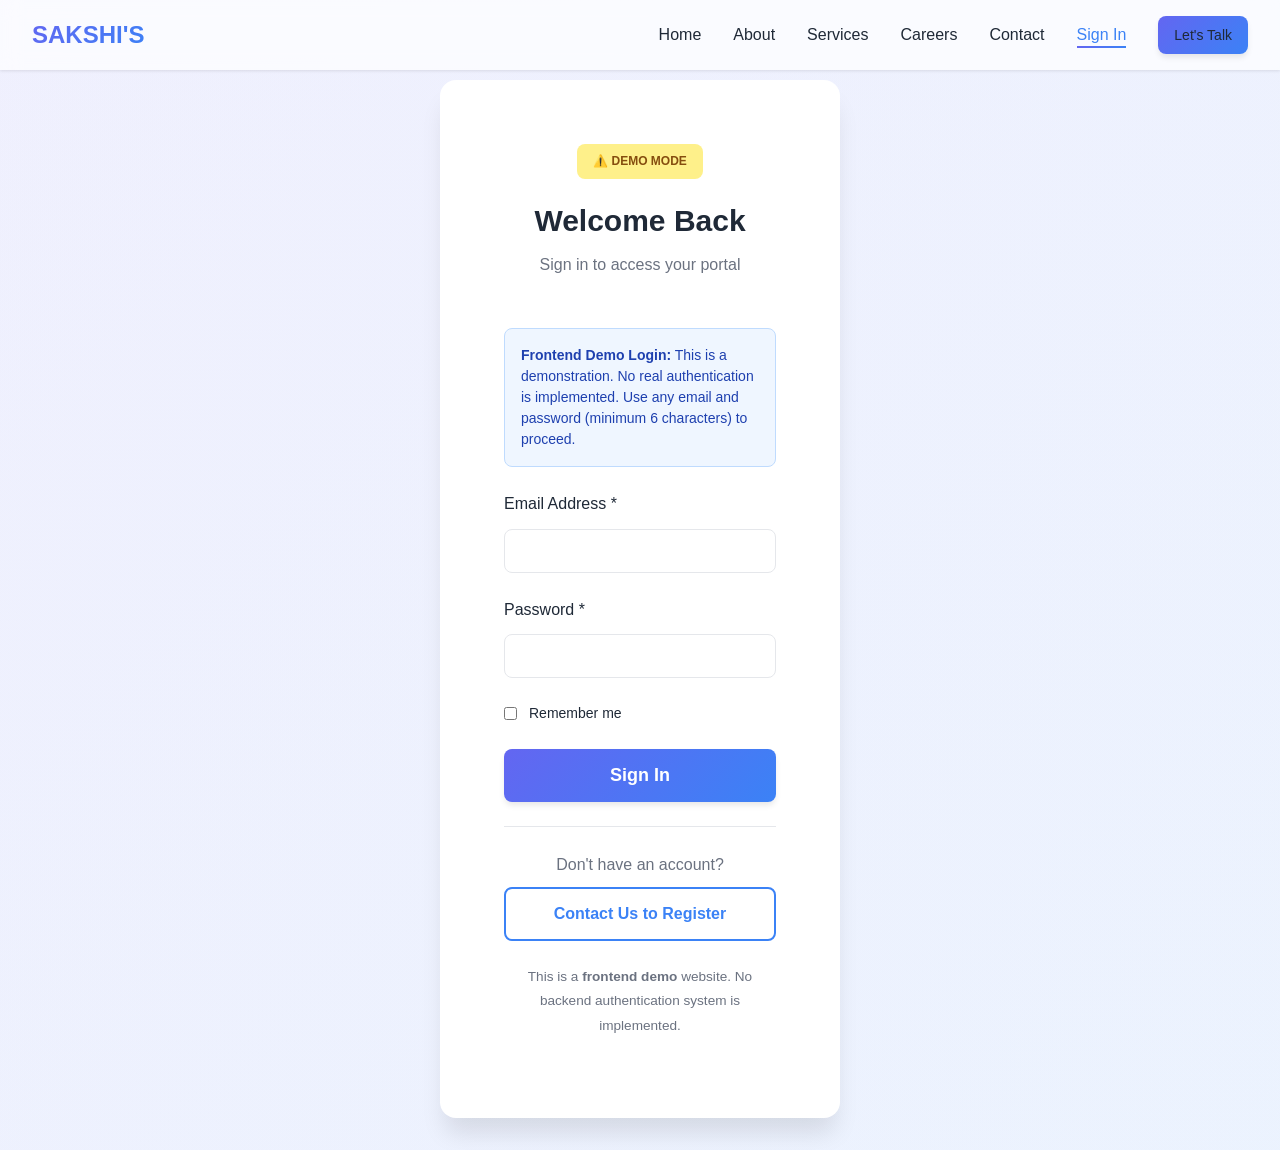
<file: signin.html>
<!DOCTYPE html>
<html lang="en">
<head>
  <meta charset="UTF-8">
  <meta name="viewport" content="width=device-width, initial-scale=1.0">
  <meta name="description" content="Sign In - SAKSHI'S Company Portal">
  <meta name="keywords" content="signin, login, authentication">
  <title>Sign In | SAKSHI'S Company</title>
  
  <!-- CSS -->
  <link rel="stylesheet" href="css/style.css">
  <link rel="stylesheet" href="css/responsive.css">
</head>
<body style="background: linear-gradient(135deg, rgba(99, 102, 241, 0.05) 0%, rgba(59, 130, 246, 0.05) 100%);">
  <!-- Navigation -->
  <nav class="navbar">
    <div class="navbar-logo">SAKSHI'S</div>
    <ul class="nav-links">
      <li><a href="index.html">Home</a></li>
      <li><a href="About.html">About</a></li>
      <li><a href="Services.html">Services</a></li>
      <li><a href="career.html">Careers</a></li>
      <li><a href="contact.html">Contact</a></li>
      <li><a href="signin.html" class="active">Sign In</a></li>
      <li><a href="contact.html" class="btn btn-primary btn-sm">Let's Talk</a></li>
    </ul>
    <div class="hamburger">
      <span></span>
      <span></span>
      <span></span>
    </div>
  </nav>

  <!-- Login Container -->
  <div class="login-container">
    <div class="login-card">
      <div class="login-header">
        <div class="demo-badge">⚠️ Demo Mode</div>
        <h1>Welcome Back</h1>
        <p>Sign in to access your portal</p>
      </div>

      <div class="demo-notice">
        <strong>Frontend Demo Login:</strong> This is a demonstration. No real authentication is implemented. Use any email and password (minimum 6 characters) to proceed.
      </div>

      <form id="signInForm">
        <div class="form-group">
          <label for="signInEmail">Email Address *</label>
          <input type="email" id="signInEmail" name="email" required>
        </div>

        <div class="form-group">
          <label for="signInPassword">Password *</label>
          <input type="password" id="signInPassword" name="password" required>
        </div>

        <div class="checkbox-group">
          <input type="checkbox" id="rememberMe" name="rememberMe">
          <label for="rememberMe">Remember me</label>
        </div>

        <button type="submit" class="btn btn-primary btn-lg" style="width: 100%;">Sign In</button>
      </form>

      <div style="text-align: center; margin-top: 1.5rem; padding-top: 1.5rem; border-top: 1px solid #e5e7eb;">
        <p style="margin-bottom: 0.5rem;">Don't have an account?</p>
        <a href="contact.html" class="btn btn-secondary" style="width: 100%;">Contact Us to Register</a>
      </div>

      <div style="text-align: center; margin-top: 1.5rem; font-size: 0.85rem; color: #6B7280;">
        <p>This is a <strong>frontend demo</strong> website. No backend authentication system is implemented.</p>
      </div>
    </div>
  </div>

  <!-- Scroll to Top Button -->
  <button class="scroll-to-top">↑</button>

  <!-- JavaScript -->
  <script src="js/main.js"></script>
  <script src="js/contact.js"></script>
  <script src="js/animations.js"></script>
</body>
</html>
</file>
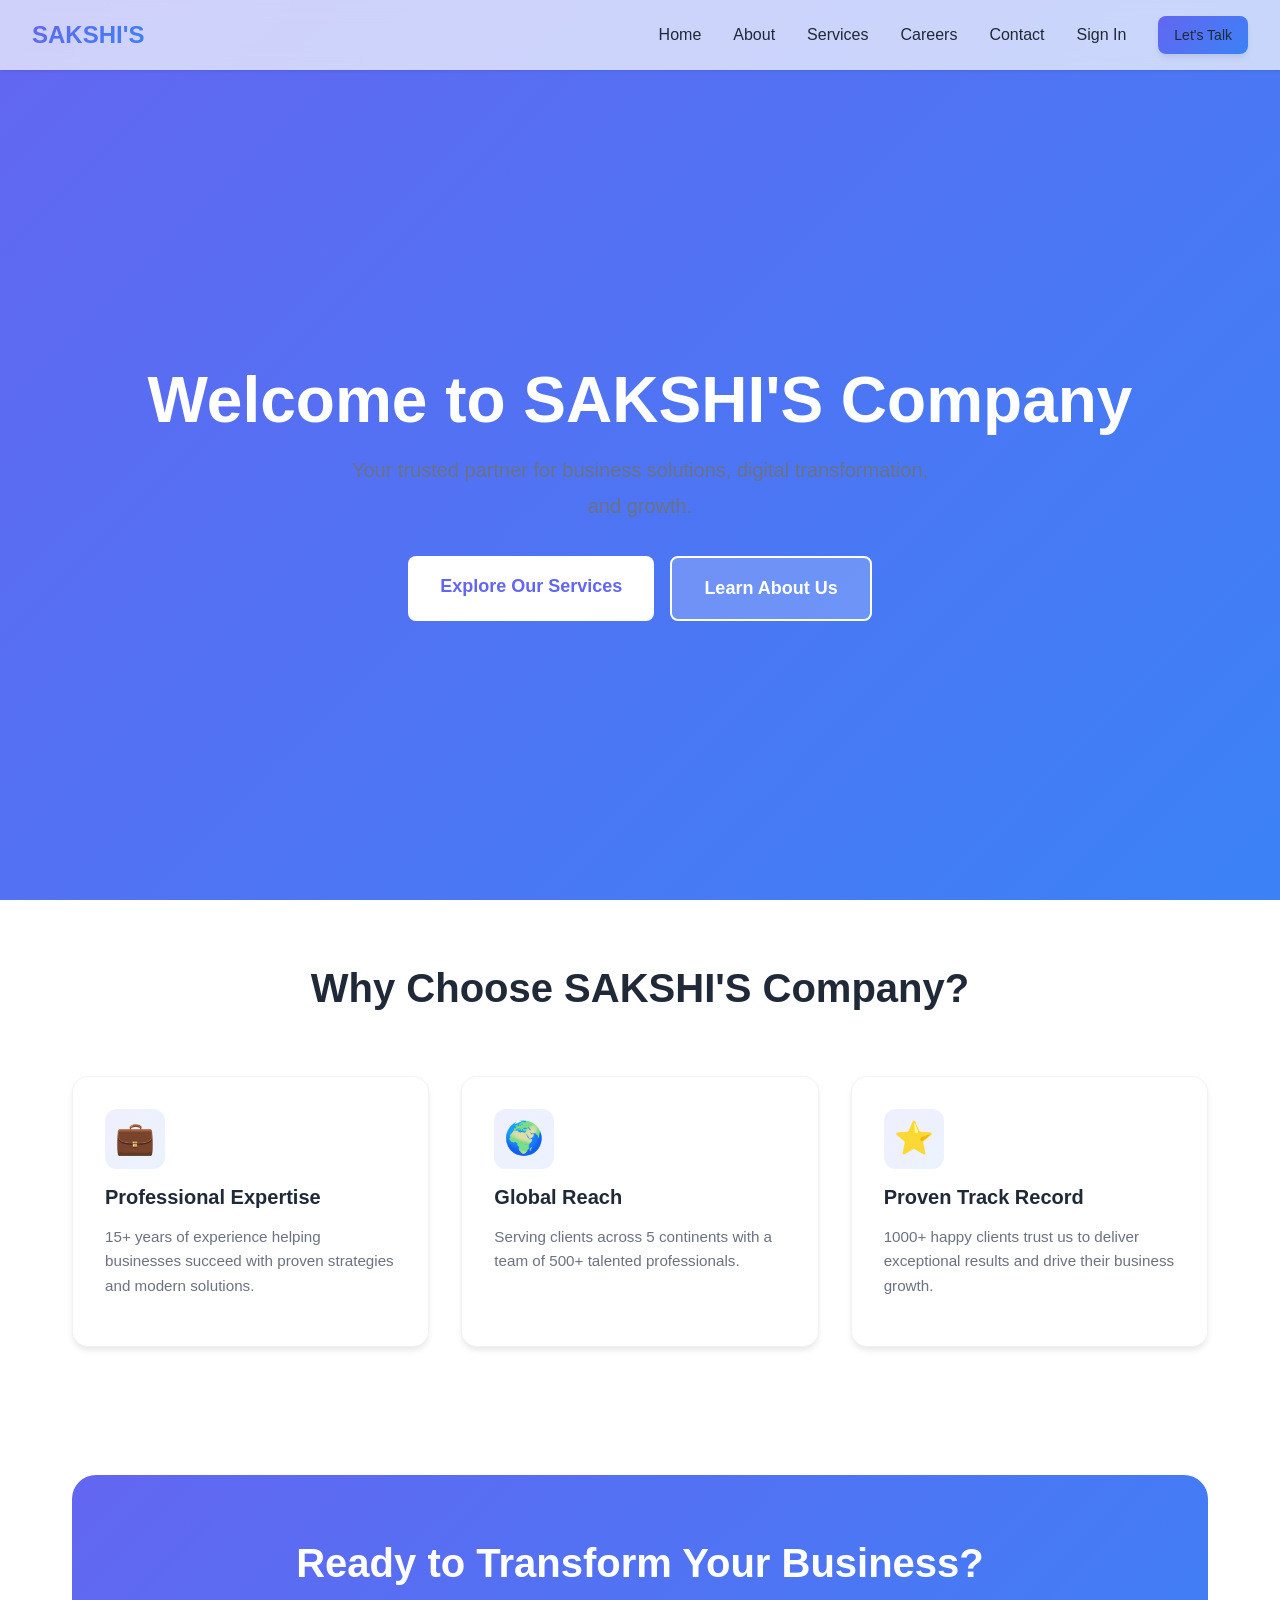
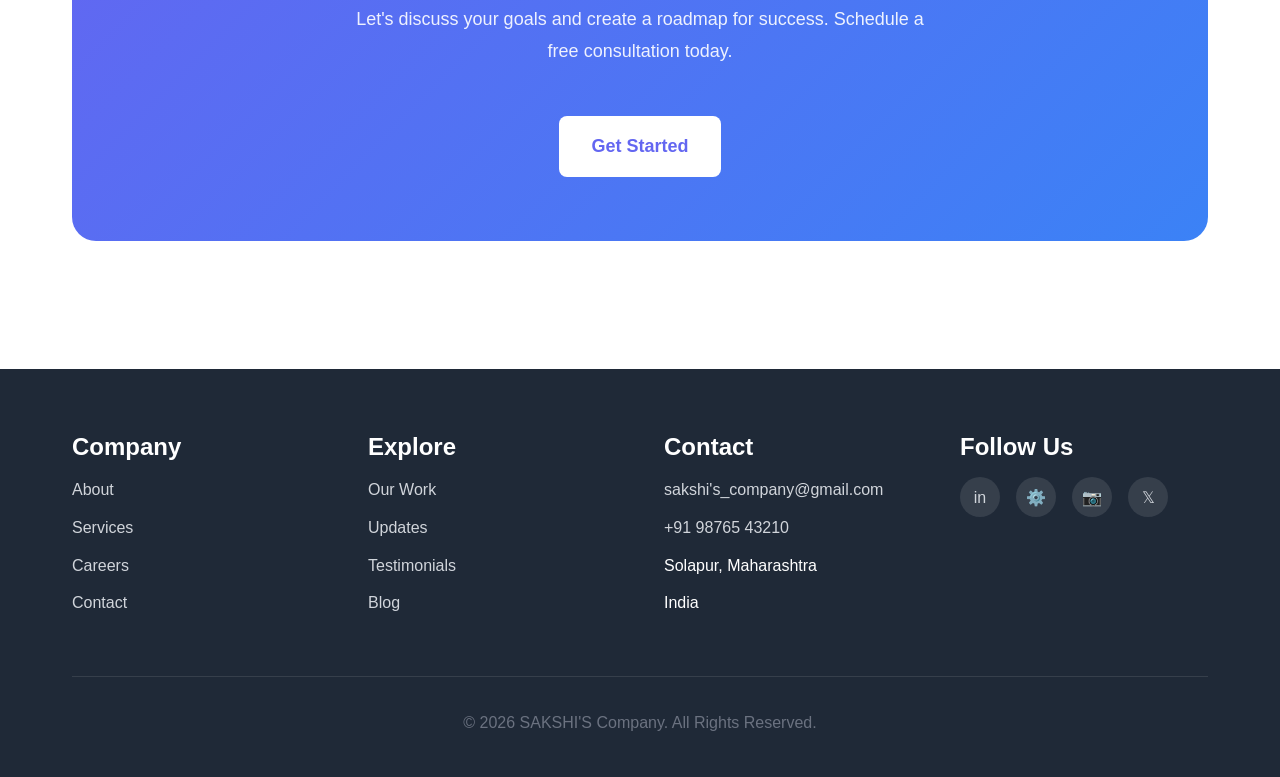
<file: welcome.html>
<!DOCTYPE html>
<html lang="en">
<head>
  <meta charset="UTF-8">
  <meta name="viewport" content="width=device-width, initial-scale=1.0">
  <meta name="description" content="Welcome to SAKSHI'S Company - Your trusted business partner.">
  <meta name="keywords" content="welcome, business solutions, consulting">
  <title>Welcome | SAKSHI'S Company</title>
  
  <!-- CSS -->
  <link rel="stylesheet" href="css/style.css">
  <link rel="stylesheet" href="css/responsive.css">
</head>
<body>
  <!-- Navigation -->
  <nav class="navbar">
    <div class="navbar-logo">SAKSHI'S</div>
    <ul class="nav-links">
      <li><a href="index.html">Home</a></li>
      <li><a href="About.html">About</a></li>
      <li><a href="Services.html">Services</a></li>
      <li><a href="career.html">Careers</a></li>
      <li><a href="contact.html">Contact</a></li>
      <li><a href="signin.html">Sign In</a></li>
      <li><a href="contact.html" class="btn btn-primary btn-sm">Let's Talk</a></li>
    </ul>
    <div class="hamburger">
      <span></span>
      <span></span>
      <span></span>
    </div>
  </nav>

  <!-- Welcome Hero -->
  <section class="hero section" style="background: linear-gradient(135deg, #6366F1 0%, #3B82F6 100%);">
    <div class="container" style="text-align: center; color: white;">
      <h1 style="font-size: 4rem; margin-bottom: 1rem;">Welcome to SAKSHI'S Company</h1>
      <p style="font-size: 1.25rem; margin-bottom: 2rem; opacity: 0.95; max-width: 600px; margin-left: auto; margin-right: auto;">
        Your trusted partner for business solutions, digital transformation, and growth.
      </p>
      <div style="display: flex; gap: 1rem; justify-content: center; flex-wrap: wrap;">
        <a href="index.html" class="btn btn-lg" style="background: white; color: #6366F1; font-weight: 700;">Explore Our Services</a>
        <a href="About.html" class="btn btn-lg" style="background: rgba(255,255,255,0.2); color: white; border: 2px solid white;">Learn About Us</a>
      </div>
    </div>
  </section>

  <!-- Key Features -->
  <section class="section">
    <div class="container">
      <div class="section-header">
        <h2>Why Choose SAKSHI'S Company?</h2>
      </div>
      <div class="grid grid-3">
        <div class="card" data-reveal>
          <div class="card-icon">💼</div>
          <h3 class="card-title">Professional Expertise</h3>
          <p class="card-text">15+ years of experience helping businesses succeed with proven strategies and modern solutions.</p>
        </div>
        <div class="card" data-reveal>
          <div class="card-icon">🌍</div>
          <h3 class="card-title">Global Reach</h3>
          <p class="card-text">Serving clients across 5 continents with a team of 500+ talented professionals.</p>
        </div>
        <div class="card" data-reveal>
          <div class="card-icon">⭐</div>
          <h3 class="card-title">Proven Track Record</h3>
          <p class="card-text">1000+ happy clients trust us to deliver exceptional results and drive their business growth.</p>
        </div>
      </div>
    </div>
  </section>

  <!-- CTA Section -->
  <section class="section">
    <div class="container">
      <div class="cta-section">
        <h2>Ready to Transform Your Business?</h2>
        <p>Let's discuss your goals and create a roadmap for success. Schedule a free consultation today.</p>
        <a href="contact.html" class="btn btn-lg" style="background: white; color: #6366F1; font-weight: 700; margin-top: 1rem;">Get Started</a>
      </div>
    </div>
  </section>

  <!-- Footer -->
  <footer>
    <div class="container">
      <div class="footer-content">
        <div class="footer-section">
          <h4>Company</h4>
          <ul>
            <li><a href="About.html">About</a></li>
            <li><a href="Services.html">Services</a></li>
            <li><a href="career.html">Careers</a></li>
            <li><a href="contact.html">Contact</a></li>
          </ul>
        </div>
        <div class="footer-section">
          <h4>Explore</h4>
          <ul>
            <li><a href="#">Our Work</a></li>
            <li><a href="#">Updates</a></li>
            <li><a href="#">Testimonials</a></li>
            <li><a href="#">Blog</a></li>
          </ul>
        </div>
        <div class="footer-section">
          <h4>Contact</h4>
          <ul>
            <li><a href="mailto:sakshi's_company@gmail.com">sakshi's_company@gmail.com</a></li>
            <li><a href="tel:+919876543210">+91 98765 43210</a></li>
            <li>Solapur, Maharashtra</li>
            <li>India</li>
          </ul>
        </div>
        <div class="footer-section">
          <h4>Follow Us</h4>
          <div class="social-links">
            <a href="#" title="LinkedIn">in</a>
            <a href="#" title="GitHub">⚙️</a>
            <a href="#" title="Instagram">📷</a>
            <a href="#" title="Twitter">𝕏</a>
          </div>
        </div>
      </div>
      <div class="footer-bottom">
        <p>&copy; <span data-year>2026</span> SAKSHI'S Company. All Rights Reserved.</p>
      </div>
    </div>
  </footer>

  <!-- Scroll to Top Button -->
  <button class="scroll-to-top">↑</button>

  <!-- JavaScript -->
  <script src="js/main.js"></script>
  <script src="js/contact.js"></script>
  <script src="js/animations.js"></script>
</body>
</html>
</file>
<file: css/style.css>
/* ==========================================
   SAKSHI'S COMPANY - MAIN STYLESHEET
   ========================================== */

/* ==========================================
   CSS VARIABLES - DESIGN SYSTEM
   ========================================== */

:root {
  /* Primary Colors */
  --primary-indigo: #6366F1;
  --primary-blue: #3B82F6;
  --primary-violet: #8B5CF6;

  /* Text Colors */
  --text-dark: #1F2937;
  --text-gray: #6B7280;
  --text-light: #F9FAFB;

  /* Background Colors */
  --bg-white: #FFFFFF;
  --bg-light: #F9FAFB;
  --bg-light-2: #F3F4F6;

  /* Accent Colors */
  --accent-cyan: #06B6D4;
  --accent-blue: #E0F2FE;

  /* Shadows */
  --shadow-sm: 0 1px 2px 0 rgba(0, 0, 0, 0.05);
  --shadow-md: 0 4px 6px -1px rgba(0, 0, 0, 0.1);
  --shadow-lg: 0 10px 15px -3px rgba(0, 0, 0, 0.1);
  --shadow-xl: 0 20px 25px -5px rgba(0, 0, 0, 0.1);

  /* Typography */
  --font-sans: -apple-system, BlinkMacSystemFont, "Segoe UI", Roboto, "Helvetica Neue",
    Arial, sans-serif;

  /* Transitions */
  --transition-fast: 0.15s ease-in-out;
  --transition-base: 0.3s ease-in-out;
  --transition-slow: 0.5s ease-in-out;

  /* Spacing */
  --spacing-xs: 0.5rem;
  --spacing-sm: 0.75rem;
  --spacing-md: 1rem;
  --spacing-lg: 1.5rem;
  --spacing-xl: 2rem;
  --spacing-2xl: 3rem;
  --spacing-3xl: 4rem;
}

/* ==========================================
   RESET & GLOBAL STYLES
   ========================================== */

* {
  margin: 0;
  padding: 0;
  box-sizing: border-box;
}

html {
  scroll-behavior: smooth;
}

body {
  font-family: var(--font-sans);
  color: var(--text-dark);
  background-color: var(--bg-white);
  line-height: 1.6;
  font-size: 1rem;
}

/* ==========================================
   TYPOGRAPHY
   ========================================== */

h1,
h2,
h3,
h4,
h5,
h6 {
  font-weight: 700;
  line-height: 1.2;
  margin-bottom: var(--spacing-md);
}

h1 {
  font-size: 3.5rem;
}

h2 {
  font-size: 2.5rem;
}

h3 {
  font-size: 1.875rem;
}

h4 {
  font-size: 1.5rem;
}

h5 {
  font-size: 1.25rem;
}

h6 {
  font-size: 1rem;
}

p {
  margin-bottom: var(--spacing-md);
  color: var(--text-gray);
  line-height: 1.8;
}

a {
  color: var(--primary-blue);
  text-decoration: none;
  transition: color var(--transition-base);
}

a:hover {
  color: var(--primary-indigo);
}

/* ==========================================
   BUTTONS
   ========================================== */

.btn {
  display: inline-block;
  padding: var(--spacing-sm) var(--spacing-lg);
  border: none;
  border-radius: 0.5rem;
  font-size: 1rem;
  font-weight: 600;
  cursor: pointer;
  transition: all var(--transition-base);
  text-align: center;
  text-decoration: none;
  font-family: var(--font-sans);
}

.btn-primary {
  background: linear-gradient(135deg, var(--primary-indigo) 0%, var(--primary-blue) 100%);
  color: white;
  box-shadow: var(--shadow-md);
}

.btn-primary:hover {
  transform: translateY(-2px);
  box-shadow: var(--shadow-lg);
}

.btn-secondary {
  background: transparent;
  color: var(--primary-blue);
  border: 2px solid var(--primary-blue);
}

.btn-secondary:hover {
  background: var(--primary-blue);
  color: white;
}

.btn-outline {
  background: transparent;
  color: var(--text-dark);
  border: 2px solid var(--text-gray);
}

.btn-outline:hover {
  border-color: var(--primary-blue);
  color: var(--primary-blue);
}

.btn-sm {
  padding: var(--spacing-xs) var(--spacing-md);
  font-size: 0.875rem;
}

.btn-lg {
  padding: var(--spacing-md) var(--spacing-xl);
  font-size: 1.125rem;
}

/* ==========================================
   NAVBAR
   ========================================== */

.navbar {
  position: fixed;
  top: 0;
  left: 0;
  right: 0;
  background: rgba(255, 255, 255, 0.7);
  backdrop-filter: blur(10px);
  padding: var(--spacing-md) var(--spacing-xl);
  display: flex;
  justify-content: space-between;
  align-items: center;
  z-index: 1000;
  box-shadow: 0 1px 3px rgba(0, 0, 0, 0.1);
  transition: all var(--transition-base);
}

.navbar.scrolled {
  background: rgba(255, 255, 255, 0.95);
  box-shadow: var(--shadow-md);
  padding: var(--spacing-sm) var(--spacing-xl);
}

.navbar-logo {
  font-size: 1.5rem;
  font-weight: 700;
  background: linear-gradient(135deg, var(--primary-indigo) 0%, var(--primary-blue) 100%);
  -webkit-background-clip: text;
  -webkit-text-fill-color: transparent;
  background-clip: text;
  transition: transform var(--transition-base);
}

.navbar-logo:hover {
  transform: scale(1.05);
}

.nav-links {
  display: flex;
  gap: var(--spacing-xl);
  list-style: none;
  align-items: center;
}

.nav-links a {
  color: var(--text-dark);
  font-weight: 500;
  position: relative;
  transition: color var(--transition-base);
}

.nav-links a:hover,
.nav-links a.active {
  color: var(--primary-blue);
}

.nav-links a.active::after {
  content: "";
  position: absolute;
  bottom: -5px;
  left: 0;
  right: 0;
  height: 2px;
  background: linear-gradient(90deg, var(--primary-indigo), var(--primary-blue));
}

.hamburger {
  display: none;
  flex-direction: column;
  cursor: pointer;
}

.hamburger span {
  width: 25px;
  height: 3px;
  background: var(--text-dark);
  margin: 5px 0;
  transition: all var(--transition-base);
  border-radius: 2px;
}

.hamburger.active span:nth-child(1) {
  transform: rotate(45deg) translate(10px, 10px);
}

.hamburger.active span:nth-child(2) {
  opacity: 0;
}

.hamburger.active span:nth-child(3) {
  transform: rotate(-45deg) translate(7px, -7px);
}

/* ==========================================
   CONTAINERS & SECTIONS
   ========================================== */

.container {
  max-width: 1200px;
  margin: 0 auto;
  padding: 0 var(--spacing-xl);
}

.section {
  padding: var(--spacing-3xl) 0;
}

.section-header {
  text-align: center;
  margin-bottom: var(--spacing-3xl);
}

.section-header .badge {
  display: inline-block;
  background: linear-gradient(135deg, rgba(99, 102, 241, 0.1), rgba(59, 130, 246, 0.1));
  color: var(--primary-indigo);
  padding: var(--spacing-xs) var(--spacing-md);
  border-radius: 999px;
  font-size: 0.875rem;
  font-weight: 600;
  margin-bottom: var(--spacing-md);
  border: 1px solid rgba(99, 102, 241, 0.2);
}

.section-header h2 {
  font-size: 2.5rem;
  margin-bottom: var(--spacing-md);
}

.section-header p {
  font-size: 1.125rem;
  color: var(--text-gray);
  max-width: 600px;
  margin: 0 auto;
}

/* ==========================================
   CARDS
   ========================================== */

.card {
  background: var(--bg-white);
  border-radius: 1rem;
  padding: var(--spacing-xl);
  box-shadow: var(--shadow-md);
  transition: all var(--transition-base);
  border: 1px solid rgba(0, 0, 0, 0.05);
}

.card:hover {
  transform: translateY(-5px);
  box-shadow: var(--shadow-lg);
}

.card-icon {
  width: 60px;
  height: 60px;
  background: linear-gradient(135deg, rgba(99, 102, 241, 0.1), rgba(59, 130, 246, 0.1));
  border-radius: 0.75rem;
  display: flex;
  align-items: center;
  justify-content: center;
  font-size: 2rem;
  margin-bottom: var(--spacing-md);
}

.card-title {
  font-size: 1.25rem;
  margin-bottom: var(--spacing-md);
  color: var(--text-dark);
}

.card-text {
  font-size: 0.95rem;
  color: var(--text-gray);
  line-height: 1.6;
  margin-bottom: var(--spacing-md);
}

/* ==========================================
   GRID
   ========================================== */

.grid {
  display: grid;
  gap: var(--spacing-xl);
}

.grid-2 {
  grid-template-columns: repeat(2, 1fr);
}

.grid-3 {
  grid-template-columns: repeat(3, 1fr);
}

.grid-4 {
  grid-template-columns: repeat(4, 1fr);
}

/* ==========================================
   FORMS
   ========================================== */

.form-group {
  margin-bottom: var(--spacing-lg);
}

.form-group label {
  display: block;
  margin-bottom: var(--spacing-sm);
  font-weight: 500;
  color: var(--text-dark);
}

.form-group input,
.form-group textarea,
.form-group select {
  width: 100%;
  padding: var(--spacing-sm) var(--spacing-md);
  border: 1px solid #e5e7eb;
  border-radius: 0.5rem;
  font-size: 1rem;
  font-family: var(--font-sans);
  transition: all var(--transition-base);
}

.form-group input:focus,
.form-group textarea:focus,
.form-group select:focus {
  outline: none;
  border-color: var(--primary-blue);
  box-shadow: 0 0 0 3px rgba(59, 130, 246, 0.1);
}

.form-group textarea {
  resize: vertical;
  min-height: 120px;
}

.form-error {
  color: #ef4444;
  font-size: 0.875rem;
  margin-top: var(--spacing-xs);
}

.form-success {
  background: #ecfdf5;
  color: #059669;
  padding: var(--spacing-md);
  border-radius: 0.5rem;
  margin-bottom: var(--spacing-lg);
  border: 1px solid #d1fae5;
}

/* ==========================================
   ANIMATIONS
   ========================================== */

@keyframes fadeIn {
  from {
    opacity: 0;
  }
  to {
    opacity: 1;
  }
}

@keyframes slideUp {
  from {
    opacity: 0;
    transform: translateY(30px);
  }
  to {
    opacity: 1;
    transform: translateY(0);
  }
}

@keyframes slideIn {
  from {
    opacity: 0;
    transform: translateX(-30px);
  }
  to {
    opacity: 1;
    transform: translateX(0);
  }
}

@keyframes pulse {
  0%,
  100% {
    opacity: 1;
  }
  50% {
    opacity: 0.5;
  }
}

@keyframes float {
  0%,
  100% {
    transform: translateY(0px);
  }
  50% {
    transform: translateY(-20px);
  }
}

.fade-in {
  animation: fadeIn 0.6s ease-in-out forwards;
}

.slide-up {
  animation: slideUp 0.6s ease-in-out forwards;
}

.slide-in {
  animation: slideIn 0.6s ease-in-out forwards;
}

.float {
  animation: float 3s ease-in-out infinite;
}

/* ==========================================
   UTILITY CLASSES
   ========================================== */

.text-center {
  text-align: center;
}

.text-left {
  text-align: left;
}

.text-right {
  text-align: right;
}

.mt-1 {
  margin-top: var(--spacing-md);
}

.mt-2 {
  margin-top: var(--spacing-lg);
}

.mt-3 {
  margin-top: var(--spacing-2xl);
}

.mb-1 {
  margin-bottom: var(--spacing-md);
}

.mb-2 {
  margin-bottom: var(--spacing-lg);
}

.mb-3 {
  margin-bottom: var(--spacing-2xl);
}

.p-1 {
  padding: var(--spacing-md);
}

.p-2 {
  padding: var(--spacing-lg);
}

.p-3 {
  padding: var(--spacing-2xl);
}

.gradient-text {
  background: linear-gradient(135deg, var(--primary-indigo) 0%, var(--primary-blue) 100%);
  -webkit-background-clip: text;
  -webkit-text-fill-color: transparent;
  background-clip: text;
}

.flex {
  display: flex;
}

.flex-center {
  display: flex;
  align-items: center;
  justify-content: center;
}

.flex-between {
  display: flex;
  align-items: center;
  justify-content: space-between;
}

.gap-1 {
  gap: var(--spacing-md);
}

.gap-2 {
  gap: var(--spacing-lg);
}

.gap-3 {
  gap: var(--spacing-2xl);
}

/* ==========================================
   SCROLL TO TOP BUTTON
   ========================================== */

.scroll-to-top {
  position: fixed;
  bottom: 30px;
  right: 30px;
  width: 50px;
  height: 50px;
  background: linear-gradient(135deg, var(--primary-indigo) 0%, var(--primary-blue) 100%);
  color: white;
  border: none;
  border-radius: 50%;
  display: none;
  align-items: center;
  justify-content: center;
  cursor: pointer;
  font-size: 1.5rem;
  z-index: 999;
  box-shadow: var(--shadow-lg);
  transition: all var(--transition-base);
}

.scroll-to-top:hover {
  transform: translateY(-5px);
  box-shadow: var(--shadow-xl);
}

.scroll-to-top.show {
  display: flex;
}

/* ==========================================
   FOOTER
   ========================================== */

footer {
  background: var(--text-dark);
  color: white;
  padding: var(--spacing-3xl) 0 var(--spacing-lg);
  margin-top: var(--spacing-3xl);
}

.footer-content {
  display: grid;
  grid-template-columns: repeat(4, 1fr);
  gap: var(--spacing-2xl);
  margin-bottom: var(--spacing-2xl);
}

.footer-section h4 {
  color: white;
  margin-bottom: var(--spacing-md);
}

.footer-section ul {
  list-style: none;
}

.footer-section ul li {
  margin-bottom: var(--spacing-sm);
}

.footer-section a {
  color: #d1d5db;
  transition: color var(--transition-base);
}

.footer-section a:hover {
  color: var(--primary-blue);
}

.social-links {
  display: flex;
  gap: var(--spacing-md);
}

.social-links a {
  width: 40px;
  height: 40px;
  display: flex;
  align-items: center;
  justify-content: center;
  background: rgba(255, 255, 255, 0.1);
  border-radius: 50%;
  transition: all var(--transition-base);
}

.social-links a:hover {
  background: var(--primary-blue);
  color: white;
  transform: translateY(-3px);
}

.footer-bottom {
  border-top: 1px solid rgba(255, 255, 255, 0.1);
  padding-top: var(--spacing-xl);
  text-align: center;
  color: #9ca3af;
}

/* ==========================================
   HERO SECTION
   ========================================== */

.hero {
  padding-top: 150px;
  padding-bottom: var(--spacing-3xl);
  min-height: 100vh;
  display: flex;
  align-items: center;
}

.hero-content {
  flex: 1;
}

.hero .badge {
  display: inline-block;
  background: linear-gradient(135deg, rgba(99, 102, 241, 0.1), rgba(59, 130, 246, 0.1));
  color: var(--primary-indigo);
  padding: var(--spacing-xs) var(--spacing-md);
  border-radius: 999px;
  font-size: 0.875rem;
  font-weight: 600;
  margin-bottom: var(--spacing-lg);
  border: 1px solid rgba(99, 102, 241, 0.2);
}

.hero h1 {
  font-size: 4rem;
  margin-bottom: var(--spacing-lg);
  line-height: 1.1;
}

.hero-description {
  font-size: 1.125rem;
  color: var(--text-gray);
  margin-bottom: var(--spacing-xl);
  max-width: 500px;
  line-height: 1.8;
}

.hero-buttons {
  display: flex;
  gap: var(--spacing-md);
  margin-bottom: var(--spacing-2xl);
}

.hero-image {
  flex: 1;
  position: relative;
  height: 500px;
}

.hero-image img {
  width: 100%;
  height: 100%;
  object-fit: cover;
  border-radius: 1rem;
}

.floating-card {
  position: absolute;
  background: white;
  padding: var(--spacing-lg);
  border-radius: 1rem;
  box-shadow: var(--shadow-lg);
  z-index: 10;
  animation: float 3s ease-in-out infinite;
}

.floating-card-1 {
  top: 20px;
  left: -50px;
  animation-delay: 0s;
}

.floating-card-2 {
  bottom: 50px;
  right: -50px;
  animation-delay: 0.5s;
}

.floating-card strong {
  display: block;
  font-size: 1.5rem;
  color: var(--primary-indigo);
  margin-bottom: var(--spacing-xs);
}

.floating-card p {
  font-size: 0.875rem;
  color: var(--text-gray);
  margin: 0;
}

/* ==========================================
   STATISTICS SECTION
   ========================================== */

.statistics {
  background: linear-gradient(135deg, rgba(99, 102, 241, 0.05) 0%, rgba(59, 130, 246, 0.05) 100%);
  border-radius: 1.5rem;
  padding: var(--spacing-3xl) 0;
}

.stats-grid {
  display: grid;
  grid-template-columns: repeat(4, 1fr);
  gap: var(--spacing-2xl);
}

.stat-item {
  text-align: center;
}

.stat-number {
  font-size: 3rem;
  font-weight: 700;
  background: linear-gradient(135deg, var(--primary-indigo) 0%, var(--primary-blue) 100%);
  -webkit-background-clip: text;
  -webkit-text-fill-color: transparent;
  background-clip: text;
  margin-bottom: var(--spacing-sm);
}

.stat-label {
  font-size: 1rem;
  color: var(--text-gray);
  font-weight: 500;
}

/* ==========================================
   TESTIMONIALS SECTION
   ========================================== */

.testimonials-container {
  position: relative;
  max-width: 800px;
  margin: 0 auto;
}

.testimonial-card {
  background: white;
  padding: var(--spacing-2xl);
  border-radius: 1rem;
  box-shadow: var(--shadow-lg);
  text-align: center;
  animation: slideUp 0.6s ease-in-out;
}

.testimonial-text {
  font-size: 1.125rem;
  color: var(--text-dark);
  margin-bottom: var(--spacing-lg);
  font-style: italic;
  line-height: 1.8;
}

.testimonial-author {
  font-weight: 600;
  color: var(--text-dark);
}

.testimonial-role {
  font-size: 0.875rem;
  color: var(--text-gray);
}

.testimonial-nav {
  display: flex;
  gap: var(--spacing-md);
  justify-content: center;
  margin-top: var(--spacing-xl);
}

.testimonial-nav button {
  width: 50px;
  height: 50px;
  border: none;
  border-radius: 50%;
  background: var(--bg-light);
  cursor: pointer;
  font-size: 1.25rem;
  transition: all var(--transition-base);
  display: flex;
  align-items: center;
  justify-content: center;
}

.testimonial-nav button:hover {
  background: var(--primary-blue);
  color: white;
  transform: translateY(-3px);
}

.testimonial-dots {
  display: flex;
  gap: var(--spacing-sm);
  justify-content: center;
  margin-top: var(--spacing-lg);
}

.dot {
  width: 12px;
  height: 12px;
  border-radius: 50%;
  background: var(--bg-light-2);
  cursor: pointer;
  transition: all var(--transition-base);
}

.dot.active {
  background: var(--primary-blue);
  transform: scale(1.2);
}

/* ==========================================
   TWO COLUMN SECTION
   ========================================== */

.two-column {
  display: grid;
  grid-template-columns: 1fr 1fr;
  gap: var(--spacing-3xl);
  align-items: center;
}

.two-column-image {
  height: 400px;
  border-radius: 1rem;
  overflow: hidden;
}

.two-column-image img {
  width: 100%;
  height: 100%;
  object-fit: cover;
}

.two-column-content h2 {
  font-size: 2.5rem;
  margin-bottom: var(--spacing-xl);
}

.checklist {
  list-style: none;
}

.checklist li {
  display: flex;
  align-items: center;
  gap: var(--spacing-md);
  margin-bottom: var(--spacing-lg);
  font-size: 1.125rem;
  color: var(--text-dark);
  font-weight: 500;
}

.checklist li::before {
  content: "✓";
  width: 30px;
  height: 30px;
  background: linear-gradient(135deg, var(--primary-indigo) 0%, var(--primary-blue) 100%);
  color: white;
  display: flex;
  align-items: center;
  justify-content: center;
  border-radius: 50%;
  font-weight: bold;
  flex-shrink: 0;
}

/* ==========================================
   JOB LISTING
   ========================================== */

.job-card {
  background: white;
  padding: var(--spacing-xl);
  border-radius: 1rem;
  box-shadow: var(--shadow-md);
  border-left: 4px solid var(--primary-blue);
  transition: all var(--transition-base);
}

.job-card:hover {
  transform: translateX(5px);
  box-shadow: var(--shadow-lg);
}

.job-header {
  margin-bottom: var(--spacing-md);
}

.job-title {
  font-size: 1.25rem;
  font-weight: 700;
  color: var(--text-dark);
  margin-bottom: var(--spacing-sm);
}

.job-meta {
  display: flex;
  gap: var(--spacing-lg);
  font-size: 0.875rem;
  color: var(--text-gray);
  margin-bottom: var(--spacing-md);
  flex-wrap: wrap;
}

.job-meta span {
  display: flex;
  align-items: center;
  gap: var(--spacing-xs);
}

.job-description {
  color: var(--text-gray);
  line-height: 1.6;
  margin-bottom: var(--spacing-lg);
}

/* ==========================================
   LOGIN PAGE
   ========================================== */

.login-container {
  min-height: 100vh;
  display: flex;
  align-items: center;
  justify-content: center;
  padding: var(--spacing-xl);
  background: linear-gradient(135deg, rgba(99, 102, 241, 0.05) 0%, rgba(59, 130, 246, 0.05) 100%);
  padding-top: 80px;
}

.login-card {
  background: white;
  padding: var(--spacing-3xl);
  border-radius: 1rem;
  box-shadow: var(--shadow-xl);
  max-width: 400px;
  width: 100%;
}

.login-header {
  text-align: center;
  margin-bottom: var(--spacing-2xl);
}

.login-header h1 {
  font-size: 1.875rem;
  margin-bottom: var(--spacing-sm);
}

.login-header .demo-badge {
  display: inline-block;
  background: #fef08a;
  color: #854d0e;
  padding: var(--spacing-xs) var(--spacing-md);
  border-radius: 0.5rem;
  font-size: 0.75rem;
  font-weight: 600;
  text-transform: uppercase;
  margin-bottom: var(--spacing-lg);
}

.checkbox-group {
  display: flex;
  align-items: center;
  gap: var(--spacing-sm);
  margin-bottom: var(--spacing-lg);
}

.checkbox-group input[type="checkbox"] {
  width: auto;
  cursor: pointer;
}

.checkbox-group label {
  margin: 0;
  cursor: pointer;
  font-size: 0.875rem;
}

/* ==========================================
   LOADING & DEMO BADGE
   ========================================== */

.demo-notice {
  background: #eff6ff;
  color: #1e40af;
  padding: var(--spacing-md);
  border-radius: 0.5rem;
  margin-bottom: var(--spacing-lg);
  border: 1px solid #bfdbfe;
  font-size: 0.875rem;
  line-height: 1.5;
}

.spinner {
  display: inline-block;
  width: 20px;
  height: 20px;
  border: 3px solid rgba(59, 130, 246, 0.3);
  border-radius: 50%;
  border-top-color: var(--primary-blue);
  animation: spin 0.8s linear infinite;
}

@keyframes spin {
  to {
    transform: rotate(360deg);
  }
}

/* ==========================================
   MODAL / OVERLAY
   ========================================== */

.modal {
  display: none;
  position: fixed;
  top: 0;
  left: 0;
  right: 0;
  bottom: 0;
  background: rgba(0, 0, 0, 0.5);
  z-index: 2000;
  align-items: center;
  justify-content: center;
}

.modal.active {
  display: flex;
}

.modal-content {
  background: white;
  padding: var(--spacing-2xl);
  border-radius: 1rem;
  max-width: 500px;
  width: 90%;
  position: relative;
  animation: slideUp 0.3s ease-in-out;
}

.modal-close {
  position: absolute;
  top: var(--spacing-lg);
  right: var(--spacing-lg);
  background: none;
  border: none;
  font-size: 1.5rem;
  cursor: pointer;
  color: var(--text-gray);
  transition: color var(--transition-base);
}

.modal-close:hover {
  color: var(--text-dark);
}

/* ==========================================
   BREADCRUMB
   ========================================== */

.breadcrumb {
  display: flex;
  gap: var(--spacing-md);
  margin-bottom: var(--spacing-lg);
  font-size: 0.875rem;
  padding-top: 80px;
}

.breadcrumb a {
  color: var(--primary-blue);
}

.breadcrumb a:hover {
  text-decoration: underline;
}

.breadcrumb span {
  color: var(--text-gray);
}

/* ==========================================
   UPDATES SECTION
   ========================================== */

.updates-grid {
  display: grid;
  grid-template-columns: repeat(3, 1fr);
  gap: var(--spacing-xl);
}

.update-card {
  background: white;
  border-radius: 1rem;
  overflow: hidden;
  box-shadow: var(--shadow-md);
  transition: all var(--transition-base);
}

.update-card:hover {
  transform: translateY(-5px);
  box-shadow: var(--shadow-lg);
}

.update-card-image {
  width: 100%;
  height: 200px;
  background: linear-gradient(135deg, var(--primary-indigo) 0%, var(--primary-blue) 100%);
  display: flex;
  align-items: center;
  justify-content: center;
  font-size: 3rem;
}

.update-card-content {
  padding: var(--spacing-xl);
}

.update-card-date {
  font-size: 0.75rem;
  text-transform: uppercase;
  color: var(--text-gray);
  font-weight: 600;
  margin-bottom: var(--spacing-sm);
}

.update-card h3 {
  margin-bottom: var(--spacing-md);
}

/* ==========================================
   CONTACT INFO
   ========================================== */

.contact-info-grid {
  display: grid;
  grid-template-columns: repeat(2, 1fr);
  gap: var(--spacing-2xl);
  margin-bottom: var(--spacing-3xl);
}

.contact-info-item {
  display: flex;
  gap: var(--spacing-lg);
}

.contact-info-icon {
  width: 50px;
  height: 50px;
  background: linear-gradient(135deg, rgba(99, 102, 241, 0.1), rgba(59, 130, 246, 0.1));
  border-radius: 0.75rem;
  display: flex;
  align-items: center;
  justify-content: center;
  font-size: 1.5rem;
  flex-shrink: 0;
}

.contact-info-content h3 {
  font-size: 1.125rem;
  margin-bottom: var(--spacing-sm);
}

.contact-info-content p {
  margin: 0;
}

/* ==========================================
   CTA SECTION
   ========================================== */

.cta-section {
  background: linear-gradient(135deg, var(--primary-indigo) 0%, var(--primary-blue) 100%);
  color: white;
  padding: var(--spacing-3xl) var(--spacing-xl);
  border-radius: 1.5rem;
  text-align: center;
}

.cta-section h2 {
  color: white;
  font-size: 2.5rem;
  margin-bottom: var(--spacing-md);
}

.cta-section p {
  color: rgba(255, 255, 255, 0.9);
  font-size: 1.125rem;
  max-width: 600px;
  margin: 0 auto var(--spacing-xl);
}

.cta-section .btn {
  background: white;
  color: var(--primary-indigo);
  font-weight: 700;
}

.cta-section .btn:hover {
  background: var(--bg-light);
  transform: translateY(-2px);
}

/* ==========================================
   VALUES GRID
   ========================================== */

.values-grid {
  display: grid;
  grid-template-columns: repeat(3, 1fr);
  gap: var(--spacing-xl);
}

.value-card {
  text-align: center;
  padding: var(--spacing-xl);
}

.value-icon {
  font-size: 3rem;
  margin-bottom: var(--spacing-md);
}

.value-card h3 {
  font-size: 1.25rem;
  margin-bottom: var(--spacing-md);
}

/* ==========================================
   TEAM SECTION
   ========================================== */

.team-grid {
  display: grid;
  grid-template-columns: repeat(3, 1fr);
  gap: var(--spacing-xl);
}

.team-member {
  text-align: center;
}

.team-member-image {
  width: 200px;
  height: 200px;
  margin: 0 auto var(--spacing-lg);
  background: linear-gradient(135deg, var(--primary-indigo) 0%, var(--primary-blue) 100%);
  border-radius: 1rem;
  overflow: hidden;
}

.team-member-image img {
  width: 100%;
  height: 100%;
  object-fit: cover;
}

.team-member h3 {
  font-size: 1.25rem;
  margin-bottom: var(--spacing-sm);
}

.team-member-role {
  color: var(--primary-blue);
  font-weight: 600;
  margin-bottom: var(--spacing-md);
}

.team-member-socials {
  display: flex;
  gap: var(--spacing-md);
  justify-content: center;
}

.team-member-socials a {
  width: 40px;
  height: 40px;
  display: flex;
  align-items: center;
  justify-content: center;
  background: var(--bg-light);
  border-radius: 50%;
  transition: all var(--transition-base);
}

.team-member-socials a:hover {
  background: var(--primary-blue);
  color: white;
  transform: translateY(-3px);
}
</file>
<file: css/responsive.css>
/* ==========================================
   RESPONSIVE DESIGN - TABLET & MOBILE
   ========================================== */

/* ==========================================
   TABLET - 1024px and below
   ========================================== */

@media (max-width: 1024px) {
  .container {
    padding: 0 var(--spacing-lg);
  }

  h1 {
    font-size: 2.5rem;
  }

  h2 {
    font-size: 2rem;
  }

  h3 {
    font-size: 1.5rem;
  }

  .hero {
    padding-top: 120px;
    min-height: auto;
  }

  .hero h1 {
    font-size: 2.5rem;
  }

  .section {
    padding: var(--spacing-2xl) 0;
  }

  .grid-4 {
    grid-template-columns: repeat(2, 1fr);
  }

  .grid-3 {
    grid-template-columns: repeat(2, 1fr);
  }

  .stats-grid {
    grid-template-columns: repeat(2, 1fr);
    gap: var(--spacing-lg);
  }

  .updates-grid {
    grid-template-columns: repeat(2, 1fr);
  }

  .values-grid {
    grid-template-columns: repeat(2, 1fr);
  }

  .team-grid {
    grid-template-columns: repeat(2, 1fr);
  }

  .contact-info-grid {
    grid-template-columns: 1fr;
  }

  .two-column {
    grid-template-columns: 1fr;
    gap: var(--spacing-2xl);
  }

  .hero-content {
    order: 2;
  }

  .hero-image {
    order: 1;
    height: 350px;
    margin-bottom: var(--spacing-xl);
  }

  .footer-content {
    grid-template-columns: repeat(2, 1fr);
    gap: var(--spacing-lg);
  }

  .hero-buttons {
    flex-wrap: wrap;
  }

  .section-header h2 {
    font-size: 2rem;
  }
}

/* ==========================================
   TABLET - 768px and below
   ========================================== */

@media (max-width: 768px) {
  .container {
    padding: 0 var(--spacing-md);
  }

  .navbar {
    padding: var(--spacing-md) var(--spacing-lg);
  }

  .nav-links {
    display: none;
    position: absolute;
    top: 70px;
    left: 0;
    right: 0;
    background: white;
    flex-direction: column;
    gap: 0;
    padding: var(--spacing-lg);
    box-shadow: var(--shadow-lg);
    border-radius: 0 0 1rem 1rem;
  }

  .nav-links.active {
    display: flex;
  }

  .nav-links a {
    padding: var(--spacing-md) 0;
    border-bottom: 1px solid var(--bg-light);
  }

  .nav-links a.active::after {
    display: none;
  }

  .hamburger {
    display: flex;
  }

  h1 {
    font-size: 2rem;
  }

  h2 {
    font-size: 1.75rem;
  }

  h3 {
    font-size: 1.25rem;
  }

  .hero {
    padding-top: 100px;
  }

  .hero h1 {
    font-size: 2rem;
  }

  .hero-description {
    font-size: 1rem;
  }

  .hero-buttons {
    flex-direction: column;
  }

  .hero-buttons .btn {
    width: 100%;
    text-align: center;
  }

  .hero-image {
    height: 300px;
  }

  .floating-card {
    display: none;
  }

  .stats-grid {
    grid-template-columns: repeat(2, 1fr);
    gap: var(--spacing-lg);
  }

  .stat-number {
    font-size: 2rem;
  }

  .stat-label {
    font-size: 0.875rem;
  }

  .grid-3,
  .grid-4,
  .grid-2 {
    grid-template-columns: 1fr;
  }

  .updates-grid,
  .values-grid,
  .team-grid {
    grid-template-columns: 1fr;
  }

  .section-header h2 {
    font-size: 1.75rem;
  }

  .section-header p {
    font-size: 1rem;
  }

  .footer-content {
    grid-template-columns: 1fr;
    gap: var(--spacing-lg);
  }

  .login-card {
    padding: var(--spacing-xl);
  }

  .login-header h1 {
    font-size: 1.5rem;
  }

  .modal-content {
    padding: var(--spacing-lg);
    width: 95%;
  }

  .scroll-to-top {
    width: 45px;
    height: 45px;
    bottom: 20px;
    right: 20px;
    font-size: 1.25rem;
  }

  .contact-info-grid {
    grid-template-columns: 1fr;
  }

  .two-column-image {
    height: 250px;
  }

  .two-column-content h2 {
    font-size: 1.75rem;
  }

  .cta-section {
    padding: var(--spacing-2xl) var(--spacing-md);
  }

  .cta-section h2 {
    font-size: 1.75rem;
  }

  .cta-section p {
    font-size: 1rem;
  }

  .job-meta {
    flex-direction: column;
    gap: var(--spacing-sm);
  }
}

/* ==========================================
   MOBILE - 480px and below
   ========================================== */

@media (max-width: 480px) {
  :root {
    --spacing-xl: 1.5rem;
    --spacing-2xl: 2rem;
  }

  body {
    font-size: 0.95rem;
  }

  .container {
    padding: 0 var(--spacing-md);
  }

  .navbar {
    padding: var(--spacing-sm) var(--spacing-md);
  }

  .navbar-logo {
    font-size: 1.25rem;
  }

  .nav-links {
    top: 60px;
    padding: var(--spacing-md);
  }

  h1 {
    font-size: 1.5rem;
  }

  h2 {
    font-size: 1.25rem;
  }

  h3 {
    font-size: 1.125rem;
  }

  h4,
  h5,
  h6 {
    font-size: 1rem;
  }

  .hero {
    padding-top: 80px;
    padding-bottom: var(--spacing-xl);
  }

  .hero h1 {
    font-size: 1.5rem;
    margin-bottom: var(--spacing-md);
  }

  .hero .badge {
    font-size: 0.75rem;
  }

  .hero-description {
    font-size: 0.95rem;
    margin-bottom: var(--spacing-lg);
  }

  .hero-buttons {
    flex-direction: column;
    gap: var(--spacing-sm);
  }

  .hero-buttons .btn {
    width: 100%;
    padding: var(--spacing-sm) var(--spacing-md);
    font-size: 0.9rem;
  }

  .hero-image {
    height: 250px;
    border-radius: 0.75rem;
  }

  .section {
    padding: var(--spacing-xl) 0;
  }

  .section-header {
    margin-bottom: var(--spacing-xl);
  }

  .section-header h2 {
    font-size: 1.25rem;
  }

  .section-header p {
    font-size: 0.9rem;
  }

  .card {
    padding: var(--spacing-lg);
  }

  .card-icon {
    width: 50px;
    height: 50px;
    font-size: 1.5rem;
  }

  .grid {
    gap: var(--spacing-md);
  }

  .stats-grid {
    grid-template-columns: 1fr;
    gap: var(--spacing-md);
  }

  .stat-number {
    font-size: 2rem;
  }

  .stat-label {
    font-size: 0.8rem;
  }

  .testimonial-card {
    padding: var(--spacing-lg);
  }

  .testimonial-text {
    font-size: 1rem;
  }

  .form-group input,
  .form-group textarea,
  .form-group select {
    padding: var(--spacing-sm) var(--spacing-sm);
    font-size: 0.95rem;
  }

  .btn {
    padding: var(--spacing-sm) var(--spacing-md);
    font-size: 0.9rem;
    border-radius: 0.375rem;
  }

  .btn-lg {
    padding: var(--spacing-sm) var(--spacing-lg);
    font-size: 1rem;
  }

  footer {
    padding: var(--spacing-xl) 0 var(--spacing-md);
  }

  .footer-content {
    grid-template-columns: 1fr;
    gap: var(--spacing-lg);
    margin-bottom: var(--spacing-lg);
  }

  .footer-section h4 {
    font-size: 1rem;
  }

  .footer-section ul li {
    margin-bottom: var(--spacing-xs);
  }

  .footer-bottom {
    padding-top: var(--spacing-lg);
    font-size: 0.8rem;
  }

  .social-links {
    gap: var(--spacing-sm);
  }

  .social-links a {
    width: 35px;
    height: 35px;
  }

  .login-card {
    padding: var(--spacing-lg);
  }

  .login-header h1 {
    font-size: 1.25rem;
  }

  .login-card .form-group {
    margin-bottom: var(--spacing-md);
  }

  .login-card .btn {
    width: 100%;
  }

  .modal-content {
    padding: var(--spacing-lg);
  }

  .breadcrumb {
    flex-wrap: wrap;
    font-size: 0.8rem;
  }

  .two-column-image {
    height: 200px;
  }

  .two-column-content h2 {
    font-size: 1.25rem;
  }

  .checklist li {
    gap: var(--spacing-sm);
    margin-bottom: var(--spacing-md);
    font-size: 1rem;
  }

  .checklist li::before {
    width: 25px;
    height: 25px;
    font-size: 0.875rem;
  }

  .job-card {
    padding: var(--spacing-lg);
  }

  .job-title {
    font-size: 1.1rem;
  }

  .job-meta {
    font-size: 0.8rem;
    gap: var(--spacing-sm);
  }

  .job-description {
    font-size: 0.9rem;
  }

  .cta-section {
    padding: var(--spacing-xl) var(--spacing-md);
    border-radius: 1rem;
  }

  .cta-section h2 {
    font-size: 1.25rem;
  }

  .cta-section p {
    font-size: 0.9rem;
  }

  .scroll-to-top {
    width: 40px;
    height: 40px;
    bottom: 15px;
    right: 15px;
    font-size: 1.1rem;
  }

  .team-member-image {
    width: 150px;
    height: 150px;
  }

  .team-member h3 {
    font-size: 1rem;
  }

  .team-member-role {
    font-size: 0.85rem;
  }

  .team-member-socials a {
    width: 35px;
    height: 35px;
  }

  .values-grid {
    grid-template-columns: 1fr;
  }

  .value-icon {
    font-size: 2rem;
  }

  .value-card h3 {
    font-size: 1.1rem;
  }

  .update-card-image {
    height: 150px;
    font-size: 2rem;
  }

  .update-card-content {
    padding: var(--spacing-lg);
  }

  .contact-info-item {
    gap: var(--spacing-md);
  }

  .contact-info-icon {
    width: 45px;
    height: 45px;
    font-size: 1.25rem;
  }

  .floating-card {
    display: none;
  }

  .hero-buttons {
    margin-bottom: var(--spacing-lg);
  }

  .testimonial-nav {
    flex-wrap: wrap;
  }

  .testimonial-nav button {
    width: 45px;
    height: 45px;
    font-size: 1rem;
  }

  .demo-notice {
    font-size: 0.8rem;
    padding: var(--spacing-sm);
  }

  p {
    margin-bottom: var(--spacing-sm);
  }
}

/* ==========================================
   MOBILE - 390px and below
   ========================================== */

@media (max-width: 390px) {
  .container {
    padding: 0 var(--spacing-sm);
  }

  h1 {
    font-size: 1.25rem;
  }

  h2 {
    font-size: 1.1rem;
  }

  h3 {
    font-size: 1rem;
  }

  .hero h1 {
    font-size: 1.25rem;
  }

  .section {
    padding: var(--spacing-lg) 0;
  }

  .section-header {
    margin-bottom: var(--spacing-lg);
  }

  .section-header h2 {
    font-size: 1.1rem;
  }

  .section-header p {
    font-size: 0.85rem;
  }

  .card {
    padding: var(--spacing-md);
  }

  .btn {
    padding: var(--spacing-xs) var(--spacing-sm);
    font-size: 0.8rem;
  }

  .stat-number {
    font-size: 1.75rem;
  }

  .stat-label {
    font-size: 0.75rem;
  }

  .hero-description {
    font-size: 0.9rem;
  }

  .login-card {
    padding: var(--spacing-md);
  }

  .two-column-content h2 {
    font-size: 1.1rem;
  }

  .job-title {
    font-size: 1rem;
  }

  .cta-section {
    padding: var(--spacing-lg) var(--spacing-md);
  }

  .cta-section h2 {
    font-size: 1.1rem;
    margin-bottom: var(--spacing-sm);
  }

  .cta-section p {
    font-size: 0.85rem;
    margin-bottom: var(--spacing-lg);
  }

  .footer-content {
    gap: var(--spacing-md);
  }

  .footer-section h4 {
    font-size: 0.9rem;
  }

  .navbar-logo {
    font-size: 1rem;
  }

  .testimonial-text {
    font-size: 0.9rem;
  }

  .checklist li {
    font-size: 0.9rem;
  }
}

/* ==========================================
   MOBILE - 375px and below
   ========================================== */

@media (max-width: 375px) {
  :root {
    --spacing-lg: 1rem;
    --spacing-xl: 1.25rem;
    --spacing-2xl: 1.5rem;
  }

  body {
    font-size: 0.9rem;
  }

  .container {
    padding: 0 var(--spacing-sm);
  }

  h1 {
    font-size: 1.1rem;
  }

  h2 {
    font-size: 1rem;
  }

  .hero h1 {
    font-size: 1.1rem;
  }

  .hero-image {
    height: 200px;
  }

  .section {
    padding: var(--spacing-lg) 0;
  }

  .card {
    padding: var(--spacing-md);
    border-radius: 0.75rem;
  }

  .hero-buttons .btn {
    font-size: 0.75rem;
    padding: var(--spacing-xs) var(--spacing-sm);
  }

  .stat-number {
    font-size: 1.5rem;
  }

  .login-card {
    padding: var(--spacing-md);
  }

  .update-card-image {
    height: 120px;
  }

  .team-member-image {
    width: 120px;
    height: 120px;
  }
}

/* ==========================================
   MOBILE - 320px (Extra Small Phones)
   ========================================== */

@media (max-width: 320px) {
  :root {
    --spacing-md: 0.75rem;
    --spacing-lg: 1rem;
    --spacing-xl: 1.25rem;
    --spacing-2xl: 1.5rem;
    --spacing-3xl: 2rem;
  }

  body {
    font-size: 0.85rem;
  }

  .container {
    padding: 0 var(--spacing-sm);
  }

  h1,
  h2,
  h3 {
    margin-bottom: var(--spacing-sm);
  }

  h1 {
    font-size: 1rem;
  }

  h2 {
    font-size: 0.95rem;
  }

  h3 {
    font-size: 0.9rem;
  }

  .navbar {
    padding: var(--spacing-xs) var(--spacing-sm);
  }

  .navbar-logo {
    font-size: 0.95rem;
  }

  .nav-links {
    top: 55px;
  }

  .hero {
    padding-top: 70px;
  }

  .hero h1 {
    font-size: 1rem;
  }

  .hero .badge {
    font-size: 0.7rem;
    padding: 2px 6px;
  }

  .hero-description {
    font-size: 0.85rem;
    margin-bottom: var(--spacing-md);
  }

  .hero-buttons {
    gap: var(--spacing-xs);
  }

  .btn {
    padding: var(--spacing-xs) var(--spacing-sm);
    font-size: 0.75rem;
    border-radius: 0.25rem;
  }

  .section {
    padding: var(--spacing-md) 0;
  }

  .section-header {
    margin-bottom: var(--spacing-lg);
  }

  .section-header h2 {
    font-size: 0.95rem;
  }

  .section-header p {
    font-size: 0.8rem;
  }

  .card {
    padding: var(--spacing-md);
    border-radius: 0.5rem;
  }

  .card-icon {
    width: 40px;
    height: 40px;
    font-size: 1.25rem;
  }

  .stat-number {
    font-size: 1.25rem;
  }

  .stat-label {
    font-size: 0.7rem;
  }

  .grid {
    gap: var(--spacing-sm);
  }

  .form-group {
    margin-bottom: var(--spacing-md);
  }

  .form-group input,
  .form-group textarea,
  .form-group select {
    padding: var(--spacing-xs) var(--spacing-xs);
    font-size: 0.85rem;
  }

  .form-group label {
    font-size: 0.85rem;
  }

  .login-card {
    padding: var(--spacing-md);
  }

  .login-header h1 {
    font-size: 1rem;
  }

  footer {
    padding: var(--spacing-lg) 0 var(--spacing-sm);
  }

  .footer-section h4 {
    font-size: 0.85rem;
  }

  .footer-section ul li {
    margin-bottom: var(--spacing-xs);
  }

  .footer-bottom {
    font-size: 0.7rem;
    padding-top: var(--spacing-md);
  }

  .social-links a {
    width: 30px;
    height: 30px;
  }

  .scroll-to-top {
    width: 35px;
    height: 35px;
    bottom: 10px;
    right: 10px;
    font-size: 0.9rem;
  }

  .cta-section {
    padding: var(--spacing-lg) var(--spacing-sm);
    border-radius: 0.75rem;
  }

  .cta-section h2 {
    font-size: 1rem;
    margin-bottom: var(--spacing-sm);
  }

  .cta-section p {
    font-size: 0.8rem;
    margin-bottom: var(--spacing-md);
  }

  .breadcrumb {
    font-size: 0.7rem;
    gap: var(--spacing-xs);
  }

  .modal-content {
    padding: var(--spacing-md);
    border-radius: 0.5rem;
  }

  .modal-close {
    top: var(--spacing-md);
    right: var(--spacing-md);
    font-size: 1.1rem;
  }

  .job-card {
    padding: var(--spacing-md);
    border-left-width: 3px;
  }

  .job-title {
    font-size: 0.95rem;
  }

  .job-meta {
    font-size: 0.75rem;
  }

  .contact-info-item {
    gap: var(--spacing-sm);
  }

  .contact-info-icon {
    width: 40px;
    height: 40px;
    font-size: 1rem;
  }

  .team-member-image {
    width: 100px;
    height: 100px;
    margin-bottom: var(--spacing-md);
  }

  .team-member h3 {
    font-size: 0.9rem;
  }

  .team-member-role {
    font-size: 0.8rem;
  }

  .team-member-socials a {
    width: 30px;
    height: 30px;
  }

  .update-card-image {
    height: 100px;
    font-size: 1.5rem;
  }

  .update-card-content {
    padding: var(--spacing-md);
  }

  .update-card-date {
    font-size: 0.65rem;
  }

  .testimonial-card {
    padding: var(--spacing-md);
  }

  .testimonial-text {
    font-size: 0.85rem;
    margin-bottom: var(--spacing-md);
  }

  .testimonial-author {
    font-size: 0.9rem;
  }

  .testimonial-role {
    font-size: 0.8rem;
  }

  .testimonial-nav {
    gap: var(--spacing-xs);
    margin-top: var(--spacing-md);
  }

  .testimonial-nav button {
    width: 40px;
    height: 40px;
    font-size: 0.9rem;
  }

  .testimonial-dots {
    gap: var(--spacing-xs);
    margin-top: var(--spacing-md);
  }

  .dot {
    width: 10px;
    height: 10px;
  }

  .checklist li {
    gap: var(--spacing-sm);
    font-size: 0.85rem;
  }

  .checklist li::before {
    width: 20px;
    height: 20px;
    font-size: 0.7rem;
  }

  .value-icon {
    font-size: 1.75rem;
  }

  .value-card h3 {
    font-size: 0.95rem;
  }

  .two-column-image {
    height: 150px;
  }

  .two-column-content h2 {
    font-size: 1rem;
  }

  .demo-notice {
    font-size: 0.75rem;
    padding: var(--spacing-sm);
    margin-bottom: var(--spacing-md);
  }

  p {
    margin-bottom: var(--spacing-sm);
    font-size: 0.85rem;
  }
}

/* ==========================================
   ORIENTATION - LANDSCAPE
   ========================================== */

@media (max-height: 500px) and (orientation: landscape) {
  .hero {
    min-height: auto;
    padding-top: 100px;
    padding-bottom: var(--spacing-lg);
  }

  .hero-image {
    height: 300px;
  }

  .section {
    padding: var(--spacing-lg) 0;
  }
}

/* ==========================================
   PRINT STYLES
   ========================================== */

@media print {
  .navbar,
  .scroll-to-top,
  .hamburger {
    display: none;
  }

  body {
    background: white;
  }

  .card,
  .btn {
    break-inside: avoid;
  }

  a {
    color: #0066cc;
  }
}
</file>
